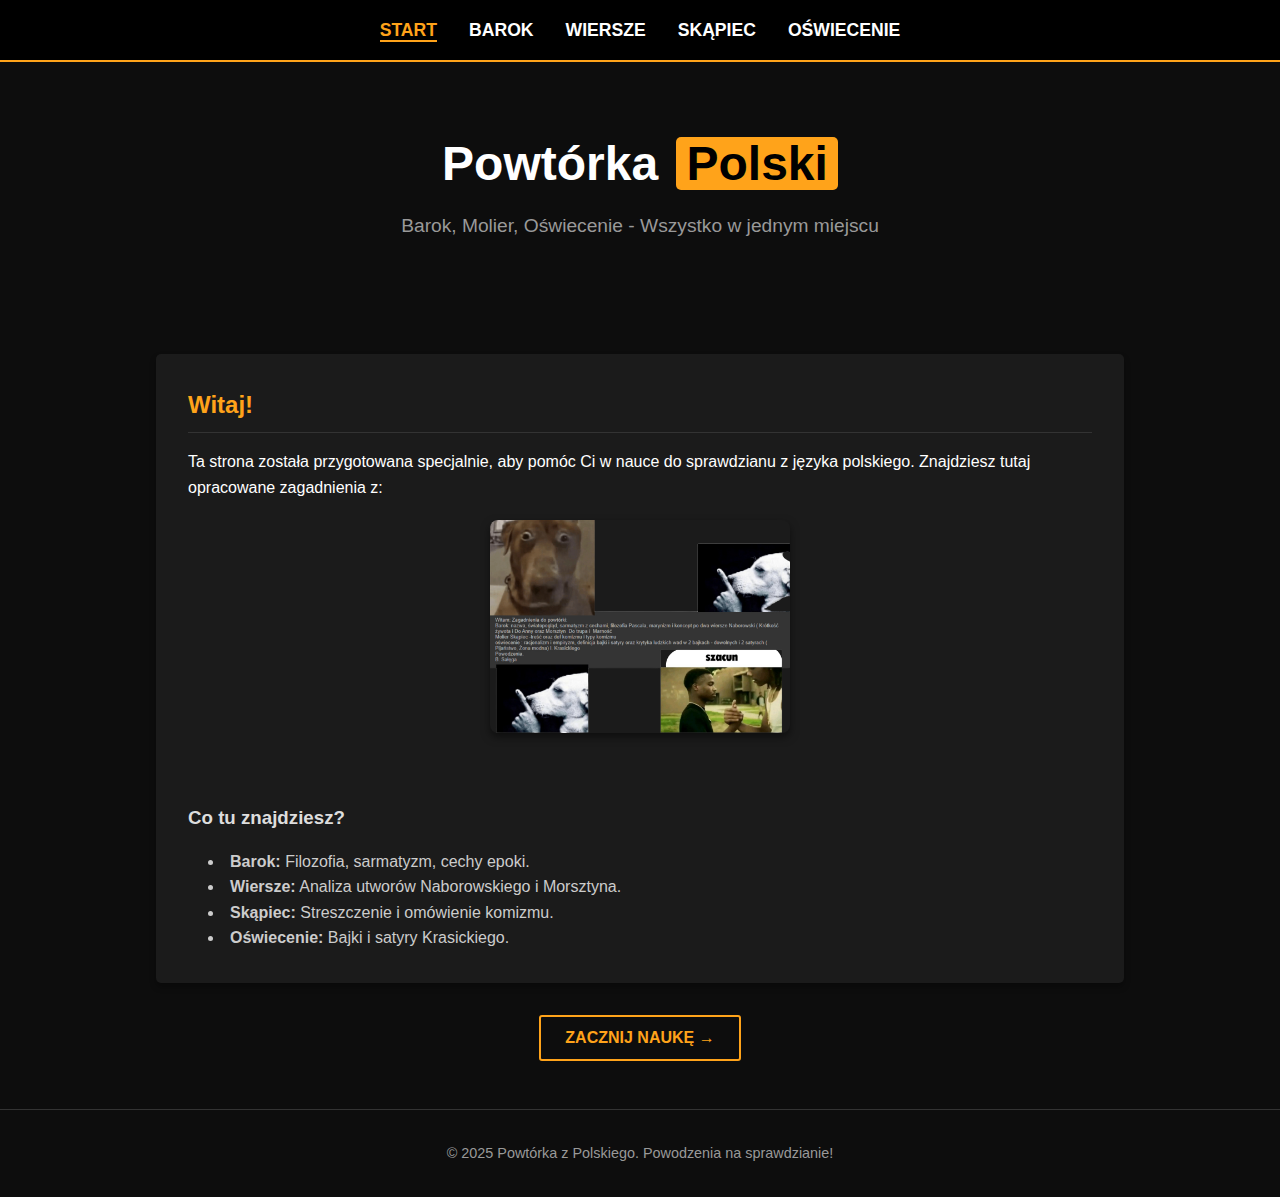
<file: index.html>
<!DOCTYPE html>
<html lang="pl">

<head>
    <meta charset="UTF-8">
    <meta name="viewport" content="width=device-width, initial-scale=1.0">
    <title>Powtórka z Polskiego - Barok i Oświecenie</title>
    <link rel="preconnect" href="https://fonts.googleapis.com">
    <link rel="preconnect" href="https://fonts.gstatic.com" crossorigin>
    <link
        href="https://fonts.googleapis.com/css2?family=Lato:wght@400;700&family=Playfair+Display:wght@400;700&display=swap"
        rel="stylesheet">
    <link rel="stylesheet" href="style.css">
</head>

<body>
    <nav>
        <ul>
            <li><a href="index.html">Start</a></li>
            <li><a href="barok.html">Barok</a></li>
            <li><a href="wiersze.html">Wiersze</a></li>
            <li><a href="skapiec.html">Skąpiec</a></li>
            <li><a href="oswiecenie.html">Oświecenie</a></li>
        </ul>
    </nav>

    <header>
        <div class="container">
            <h1>Powtórka <span>Polski</span></h1>
            <p>Barok, Molier, Oświecenie - Wszystko w jednym miejscu</p>
        </div>
    </header>

    <main class="container">
        <section class="card">
            <h2>Witaj!</h2>
            <p>Ta strona została przygotowana specjalnie, aby pomóc Ci w nauce do sprawdzianu z języka polskiego.
                Znajdziesz tutaj opracowane zagadnienia z: <img alt="bogusia" src="Untitled design (25) (1).png"
                    class="responsive-img"> </p>
            <br>
            <h3>Co tu znajdziesz?</h3>
            <ul style="margin-left: 20px; margin-top: 10px;">
                <li><strong>Barok:</strong> Filozofia, sarmatyzm, cechy epoki.</li>
                <li><strong>Wiersze:</strong> Analiza utworów Naborowskiego i Morsztyna.</li>
                <li><strong>Skąpiec:</strong> Streszczenie i omówienie komizmu.</li>
                <li><strong>Oświecenie:</strong> Bajki i satyry Krasickiego.</li>
            </ul>
        </section>

        <div style="text-align: center;">
            <a href="barok.html" class="btn">Zacznij Naukę &rarr;</a>
        </div>
    </main>

    <footer>
        <p>&copy; 2025 Powtórka z Polskiego. Powodzenia na sprawdzianie!</p>
    </footer>

    <!-- The Modal -->
    <div id="myModal" class="modal">
        <span class="close">&times;</span>
        <img class="modal-content" id="img01">
    </div>

    <script src="script.js"></script>
</body>

</html>
</file>
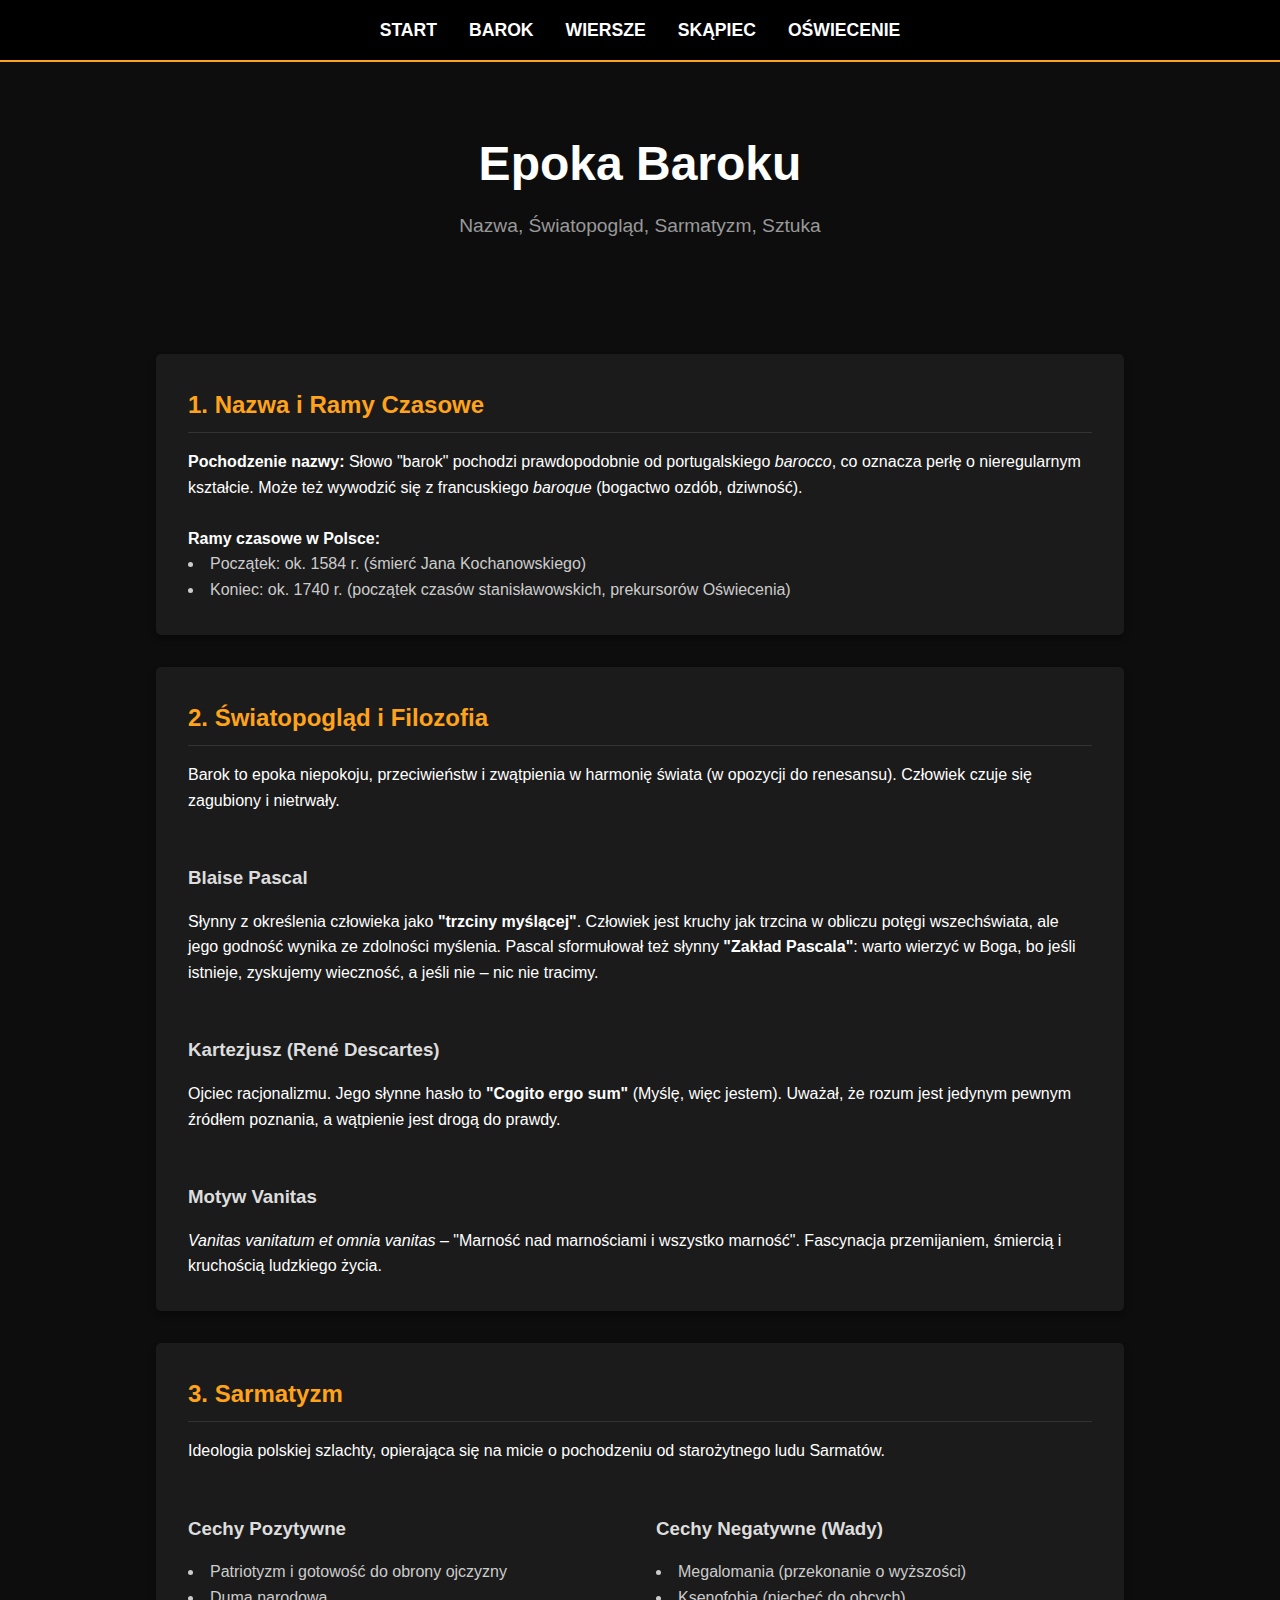
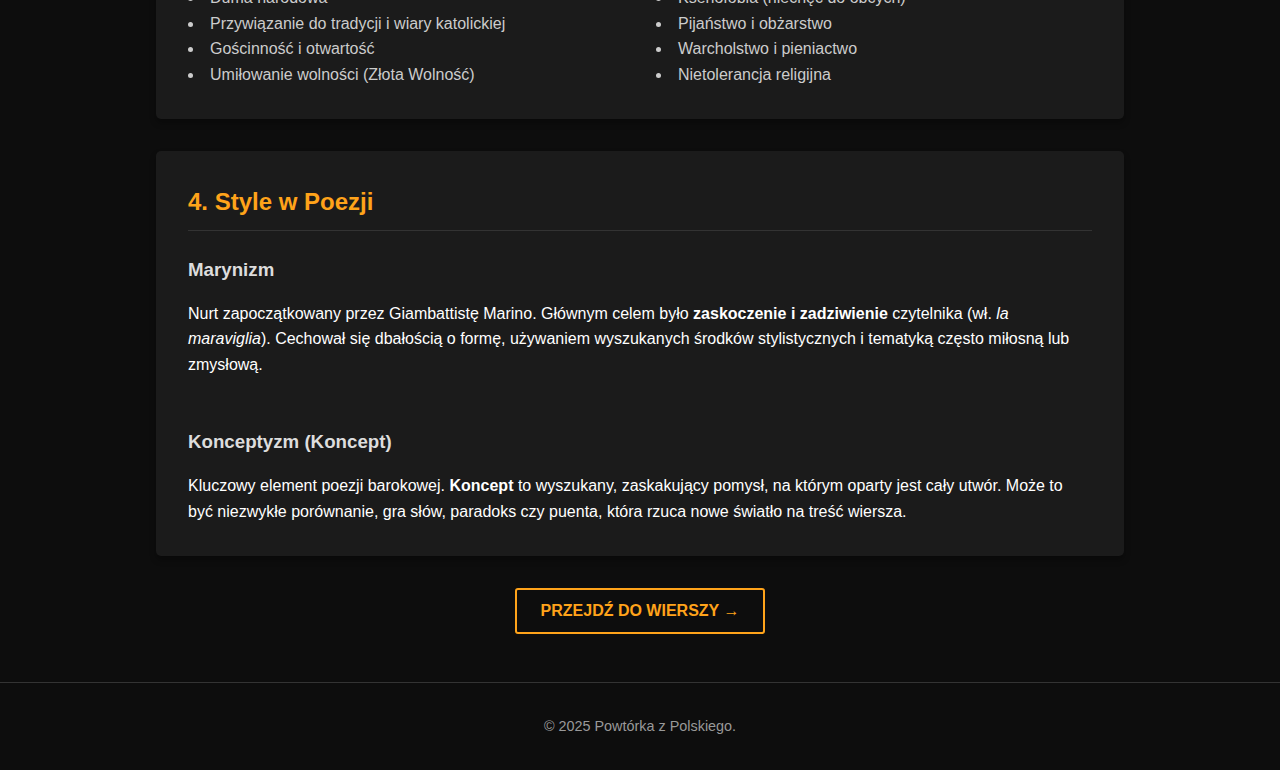
<file: barok.html>
<!DOCTYPE html>
<html lang="pl">

<head>
    <meta charset="UTF-8">
    <meta name="viewport" content="width=device-width, initial-scale=1.0">
    <title>Barok - Informacje Ogólne</title>
    <link rel="preconnect" href="https://fonts.googleapis.com">
    <link rel="preconnect" href="https://fonts.gstatic.com" crossorigin>
    <link
        href="https://fonts.googleapis.com/css2?family=Lato:wght@400;700&family=Playfair+Display:wght@400;700&display=swap"
        rel="stylesheet">
    <link rel="stylesheet" href="style.css">
</head>

<body>
    <nav>
        <ul>
            <li><a href="index.html">Start</a></li>
            <li><a href="barok.html">Barok</a></li>
            <li><a href="wiersze.html">Wiersze</a></li>
            <li><a href="skapiec.html">Skąpiec</a></li>
            <li><a href="oswiecenie.html">Oświecenie</a></li>
        </ul>
    </nav>

    <header>
        <div class="container">
            <h1>Epoka Baroku</h1>
            <p>Nazwa, Światopogląd, Sarmatyzm, Sztuka</p>
        </div>
    </header>

    <main class="container">
        <!-- Nazwa i Ramy Czasowe -->
        <section class="card">
            <h2>1. Nazwa i Ramy Czasowe</h2>
            <p><strong>Pochodzenie nazwy:</strong> Słowo "barok" pochodzi prawdopodobnie od portugalskiego
                <em>barocco</em>, co oznacza perłę o nieregularnym kształcie. Może też wywodzić się z francuskiego
                <em>baroque</em> (bogactwo ozdób, dziwność).</p>
            <br>
            <p><strong>Ramy czasowe w Polsce:</strong></p>
            <ul>
                <li>Początek: ok. 1584 r. (śmierć Jana Kochanowskiego)</li>
                <li>Koniec: ok. 1740 r. (początek czasów stanisławowskich, prekursorów Oświecenia)</li>
            </ul>
        </section>

        <!-- Światopogląd i Filozofia -->
        <section class="card">
            <h2>2. Światopogląd i Filozofia</h2>
            <p>Barok to epoka niepokoju, przeciwieństw i zwątpienia w harmonię świata (w opozycji do renesansu).
                Człowiek czuje się zagubiony i nietrwały.</p>
            <br>
            <h3>Blaise Pascal</h3>
            <p>Słynny z określenia człowieka jako <strong>"trzciny myślącej"</strong>. Człowiek jest kruchy jak trzcina
                w obliczu potęgi wszechświata, ale jego godność wynika ze zdolności myślenia. Pascal sformułował też
                słynny <strong>"Zakład Pascala"</strong>: warto wierzyć w Boga, bo jeśli istnieje, zyskujemy wieczność,
                a jeśli nie – nic nie tracimy.</p>
            <br>
            <h3>Kartezjusz (René Descartes)</h3>
            <p>Ojciec racjonalizmu. Jego słynne hasło to <strong>"Cogito ergo sum"</strong> (Myślę, więc jestem).
                Uważał, że rozum jest jedynym pewnym źródłem poznania, a wątpienie jest drogą do prawdy.</p>
            <br>
            <h3>Motyw Vanitas</h3>
            <p><em>Vanitas vanitatum et omnia vanitas</em> – "Marność nad marnościami i wszystko marność". Fascynacja
                przemijaniem, śmiercią i kruchością ludzkiego życia.</p>
        </section>

        <!-- Sarmatyzm -->
        <section class="card">
            <h2>3. Sarmatyzm</h2>
            <p>Ideologia polskiej szlachty, opierająca się na micie o pochodzeniu od starożytnego ludu Sarmatów.</p>
            <br>
            <div style="display: flex; gap: 2rem; flex-wrap: wrap;">
                <div style="flex: 1;">
                    <h3>Cechy Pozytywne</h3>
                    <ul>
                        <li>Patriotyzm i gotowość do obrony ojczyzny</li>
                        <li>Duma narodowa</li>
                        <li>Przywiązanie do tradycji i wiary katolickiej</li>
                        <li>Gościnność i otwartość</li>
                        <li>Umiłowanie wolności (Złota Wolność)</li>
                    </ul>
                </div>
                <div style="flex: 1;">
                    <h3>Cechy Negatywne (Wady)</h3>
                    <ul>
                        <li>Megalomania (przekonanie o wyższości)</li>
                        <li>Ksenofobia (niechęć do obcych)</li>
                        <li>Pijaństwo i obżarstwo</li>
                        <li>Warcholstwo i pieniactwo</li>
                        <li>Nietolerancja religijna</li>
                    </ul>
                </div>
            </div>
        </section>

        <!-- Sztuka i Style -->
        <section class="card">
            <h2>4. Style w Poezji</h2>
            <h3>Marynizm</h3>
            <p>Nurt zapoczątkowany przez Giambattistę Marino. Głównym celem było <strong>zaskoczenie i
                    zadziwienie</strong> czytelnika (wł. <em>la maraviglia</em>). Cechował się dbałością o formę,
                używaniem wyszukanych środków stylistycznych i tematyką często miłosną lub zmysłową.</p>
            <br>
            <h3>Konceptyzm (Koncept)</h3>
            <p>Kluczowy element poezji barokowej. <strong>Koncept</strong> to wyszukany, zaskakujący pomysł, na którym
                oparty jest cały utwór. Może to być niezwykłe porównanie, gra słów, paradoks czy puenta, która rzuca
                nowe światło na treść wiersza.</p>
        </section>

        <div style="text-align: center;">
            <a href="wiersze.html" class="btn">Przejdź do Wierszy &rarr;</a>
        </div>
    </main>

    <footer>
        <p>&copy; 2025 Powtórka z Polskiego.</p>
    </footer>
</body>

</html>
</file>
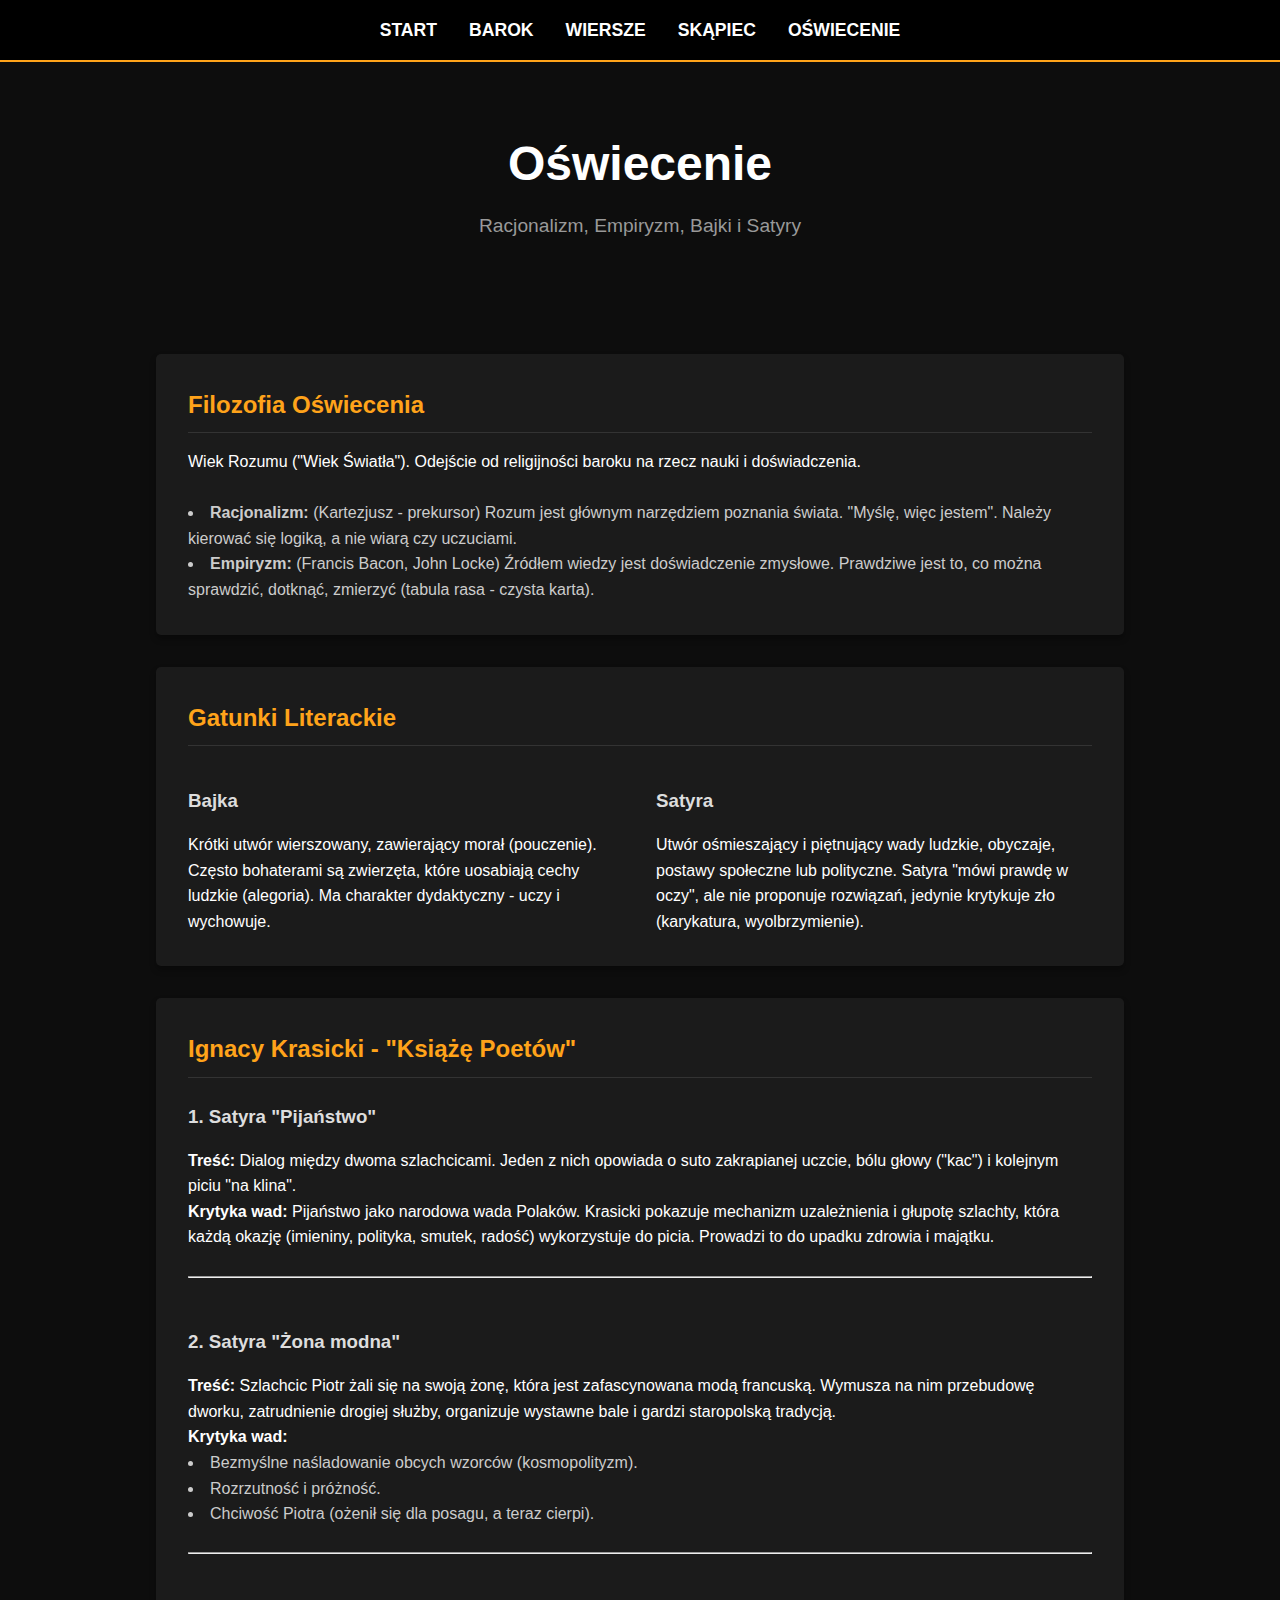
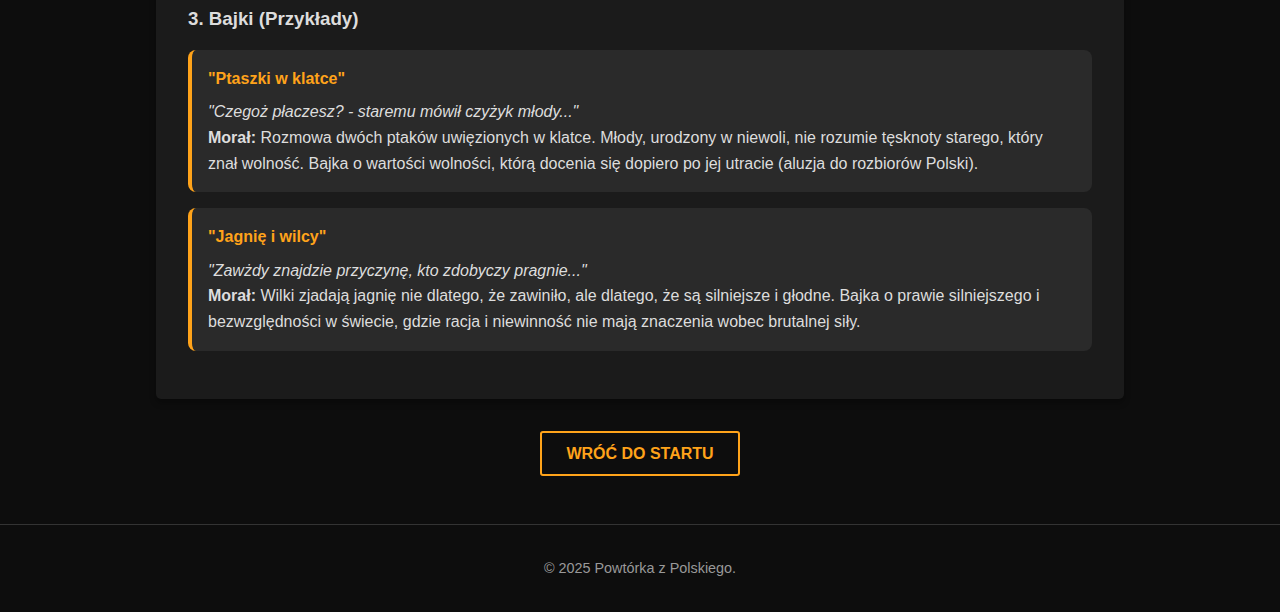
<file: oswiecenie.html>
<!DOCTYPE html>
<html lang="pl">

<head>
    <meta charset="UTF-8">
    <meta name="viewport" content="width=device-width, initial-scale=1.0">
    <title>Oświecenie - Krasicki</title>
    <link rel="preconnect" href="https://fonts.googleapis.com">
    <link rel="preconnect" href="https://fonts.gstatic.com" crossorigin>
    <link
        href="https://fonts.googleapis.com/css2?family=Lato:wght@400;700&family=Playfair+Display:wght@400;700&display=swap"
        rel="stylesheet">
    <link rel="stylesheet" href="style.css">
</head>

<body>
    <nav>
        <ul>
            <li><a href="index.html">Start</a></li>
            <li><a href="barok.html">Barok</a></li>
            <li><a href="wiersze.html">Wiersze</a></li>
            <li><a href="skapiec.html">Skąpiec</a></li>
            <li><a href="oswiecenie.html">Oświecenie</a></li>
        </ul>
    </nav>

    <header>
        <div class="container">
            <h1>Oświecenie</h1>
            <p>Racjonalizm, Empiryzm, Bajki i Satyry</p>
        </div>
    </header>

    <main class="container">

        <!-- Filozofia -->
        <section class="card">
            <h2>Filozofia Oświecenia</h2>
            <p>Wiek Rozumu ("Wiek Światła"). Odejście od religijności baroku na rzecz nauki i doświadczenia.</p>
            <br>
            <ul>
                <li><strong>Racjonalizm:</strong> (Kartezjusz - prekursor) Rozum jest głównym narzędziem poznania
                    świata. "Myślę, więc jestem". Należy kierować się logiką, a nie wiarą czy uczuciami.</li>
                <li><strong>Empiryzm:</strong> (Francis Bacon, John Locke) Źródłem wiedzy jest doświadczenie zmysłowe.
                    Prawdziwe jest to, co można sprawdzić, dotknąć, zmierzyć (tabula rasa - czysta karta).</li>
            </ul>
        </section>

        <!-- Gatunki -->
        <section class="card">
            <h2>Gatunki Literackie</h2>
            <div style="display: flex; gap: 2rem; flex-wrap: wrap;">
                <div style="flex: 1;">
                    <h3>Bajka</h3>
                    <p>Krótki utwór wierszowany, zawierający morał (pouczenie). Często bohaterami są zwierzęta, które
                        uosabiają cechy ludzkie (alegoria). Ma charakter dydaktyczny - uczy i wychowuje.</p>
                </div>
                <div style="flex: 1;">
                    <h3>Satyra</h3>
                    <p>Utwór ośmieszający i piętnujący wady ludzkie, obyczaje, postawy społeczne lub polityczne. Satyra
                        "mówi prawdę w oczy", ale nie proponuje rozwiązań, jedynie krytykuje zło (karykatura,
                        wyolbrzymienie).</p>
                </div>
            </div>
        </section>

        <!-- Ignacy Krasicki -->
        <section class="card">
            <h2>Ignacy Krasicki - "Książę Poetów"</h2>

            <h3>1. Satyra "Pijaństwo"</h3>
            <p><strong>Treść:</strong> Dialog między dwoma szlachcicami. Jeden z nich opowiada o suto zakrapianej
                uczcie, bólu głowy ("kac") i kolejnym piciu "na klina".</p>
            <p><strong>Krytyka wad:</strong> Pijaństwo jako narodowa wada Polaków. Krasicki pokazuje mechanizm
                uzależnienia i głupotę szlachty, która każdą okazję (imieniny, polityka, smutek, radość) wykorzystuje do
                picia. Prowadzi to do upadku zdrowia i majątku.</p>
            <br>
            <hr><br>

            <h3>2. Satyra "Żona modna"</h3>
            <p><strong>Treść:</strong> Szlachcic Piotr żali się na swoją żonę, która jest zafascynowana modą francuską.
                Wymusza na nim przebudowę dworku, zatrudnienie drogiej służby, organizuje wystawne bale i gardzi
                staropolską tradycją.</p>
            <p><strong>Krytyka wad:</strong>
            <ul>
                <li>Bezmyślne naśladowanie obcych wzorców (kosmopolityzm).</li>
                <li>Rozrzutność i próżność.</li>
                <li>Chciwość Piotra (ożenił się dla posagu, a teraz cierpi).</li>
            </ul>
            </p>
            <br>
            <hr><br>

            <h3>3. Bajki (Przykłady)</h3>

            <div class="dark-box">
                <h4>"Ptaszki w klatce"</h4>
                <p><em>"Czegoż płaczesz? - staremu mówił czyżyk młody..."</em></p>
                <p><strong>Morał:</strong> Rozmowa dwóch ptaków uwięzionych w klatce. Młody, urodzony w niewoli, nie
                    rozumie tęsknoty starego, który znał wolność. Bajka o wartości wolności, którą docenia się dopiero
                    po jej utracie (aluzja do rozbiorów Polski).</p>
            </div>

            <div class="dark-box">
                <h4>"Jagnię i wilcy"</h4>
                <p><em>"Zawżdy znajdzie przyczynę, kto zdobyczy pragnie..."</em></p>
                <p><strong>Morał:</strong> Wilki zjadają jagnię nie dlatego, że zawiniło, ale dlatego, że są silniejsze
                    i głodne. Bajka o prawie silniejszego i bezwzględności w świecie, gdzie racja i niewinność nie mają
                    znaczenia wobec brutalnej siły.</p>
            </div>
        </section>

        <div style="text-align: center;">
            <a href="index.html" class="btn">Wróć do Startu</a>
        </div>
    </main>

    <footer>
        <p>&copy; 2025 Powtórka z Polskiego.</p>
    </footer>
</body>

</html>
</file>
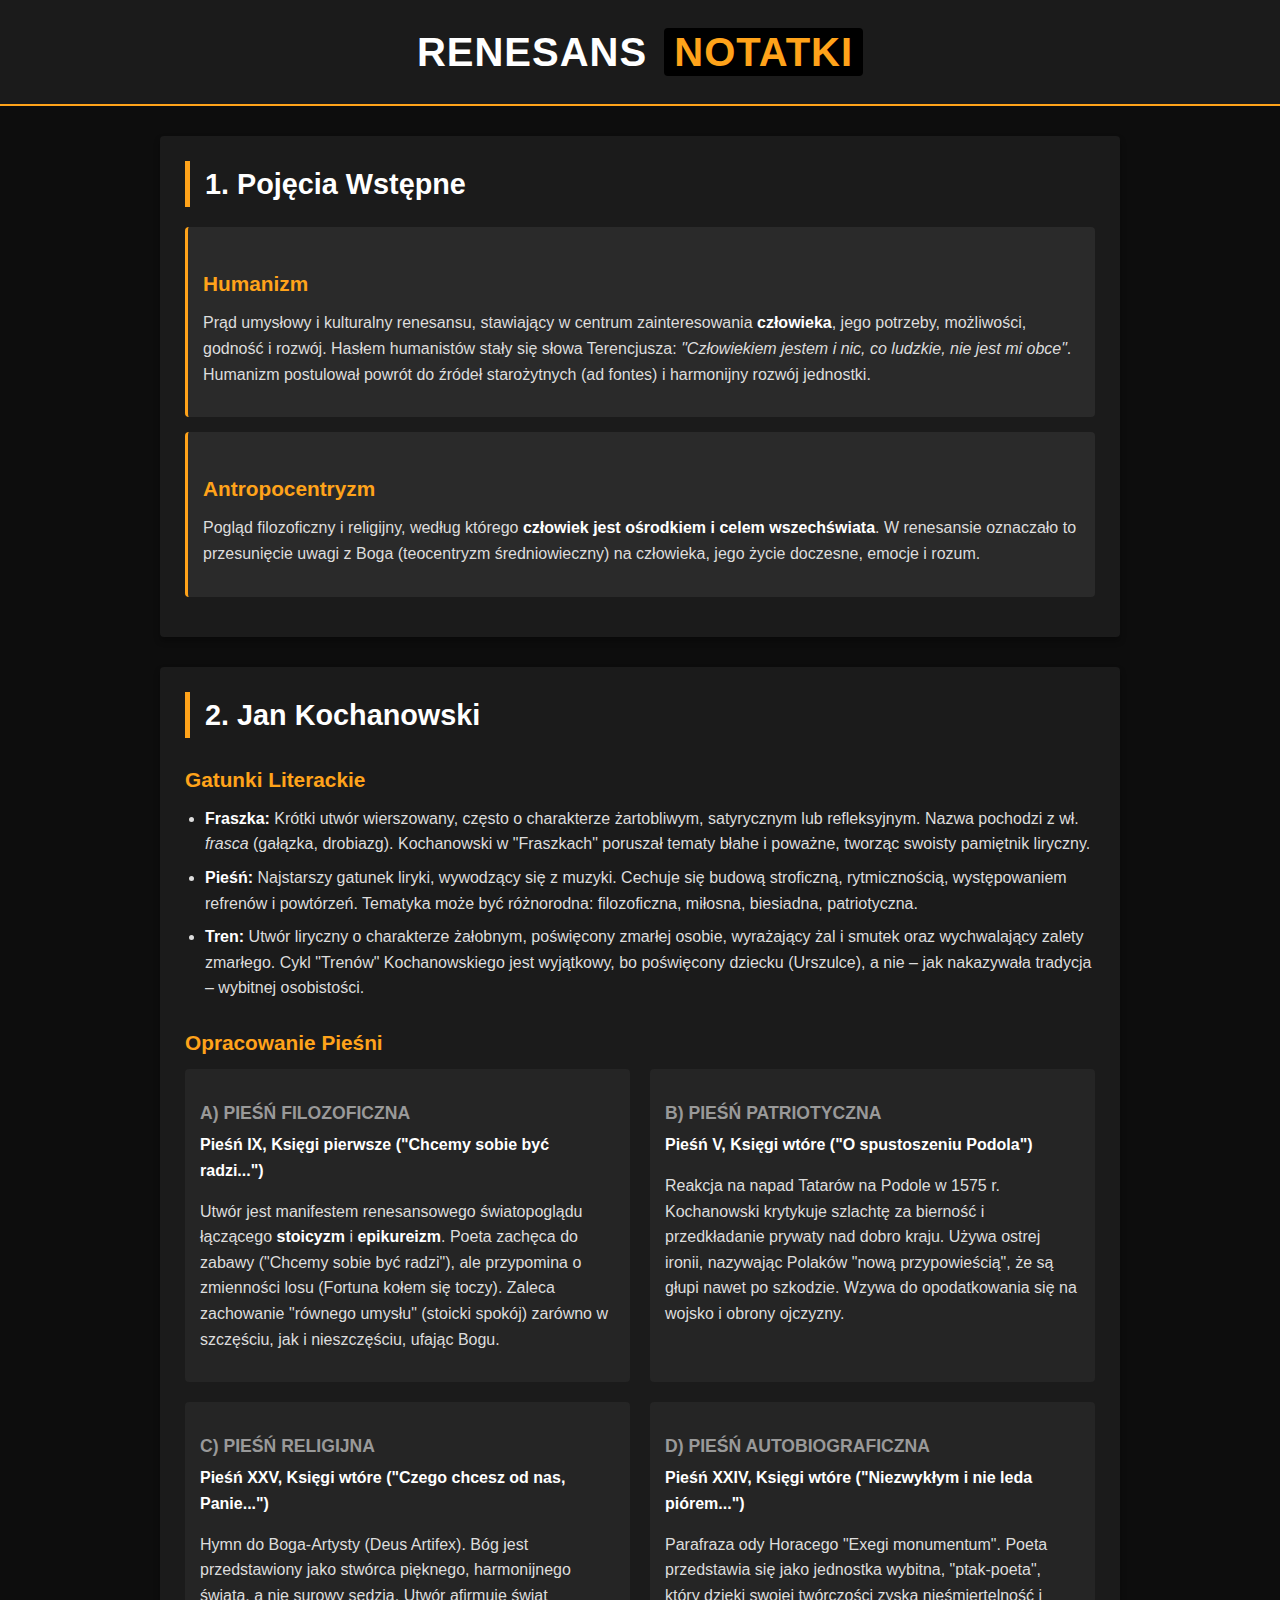
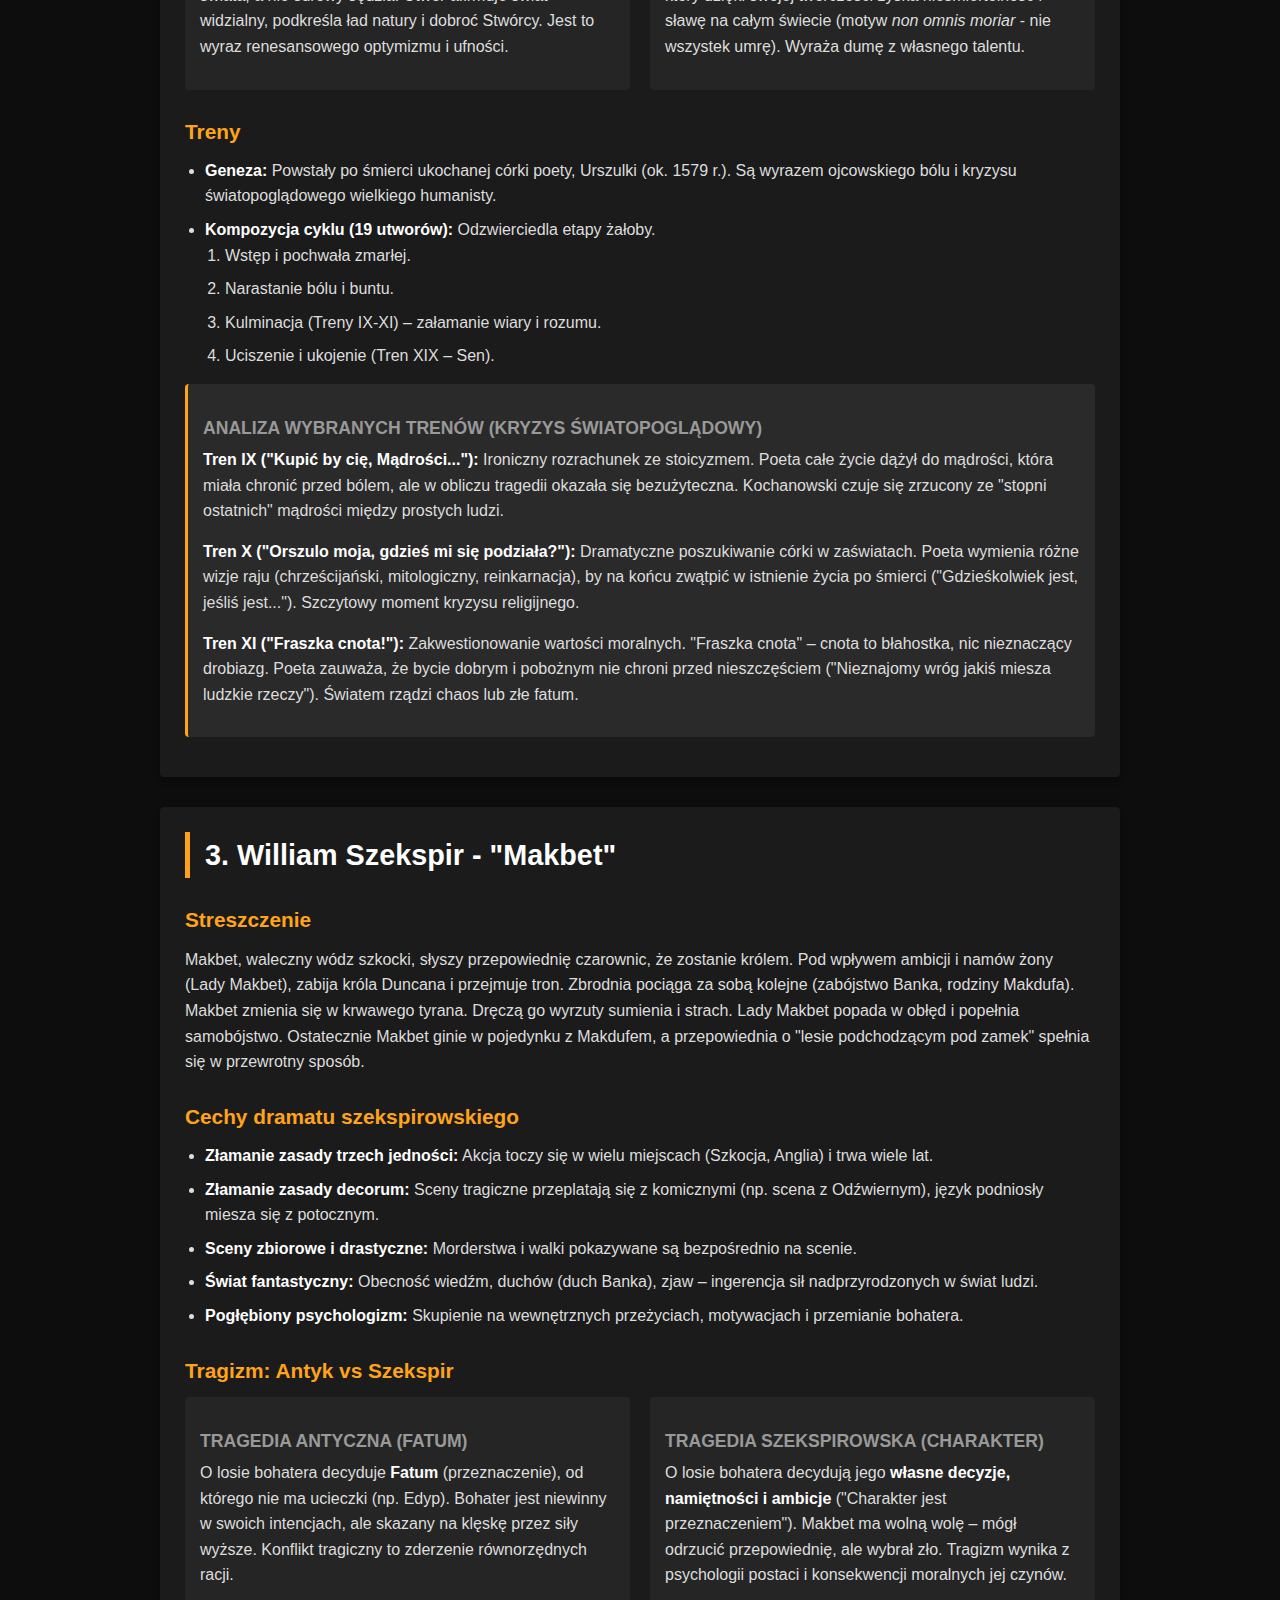
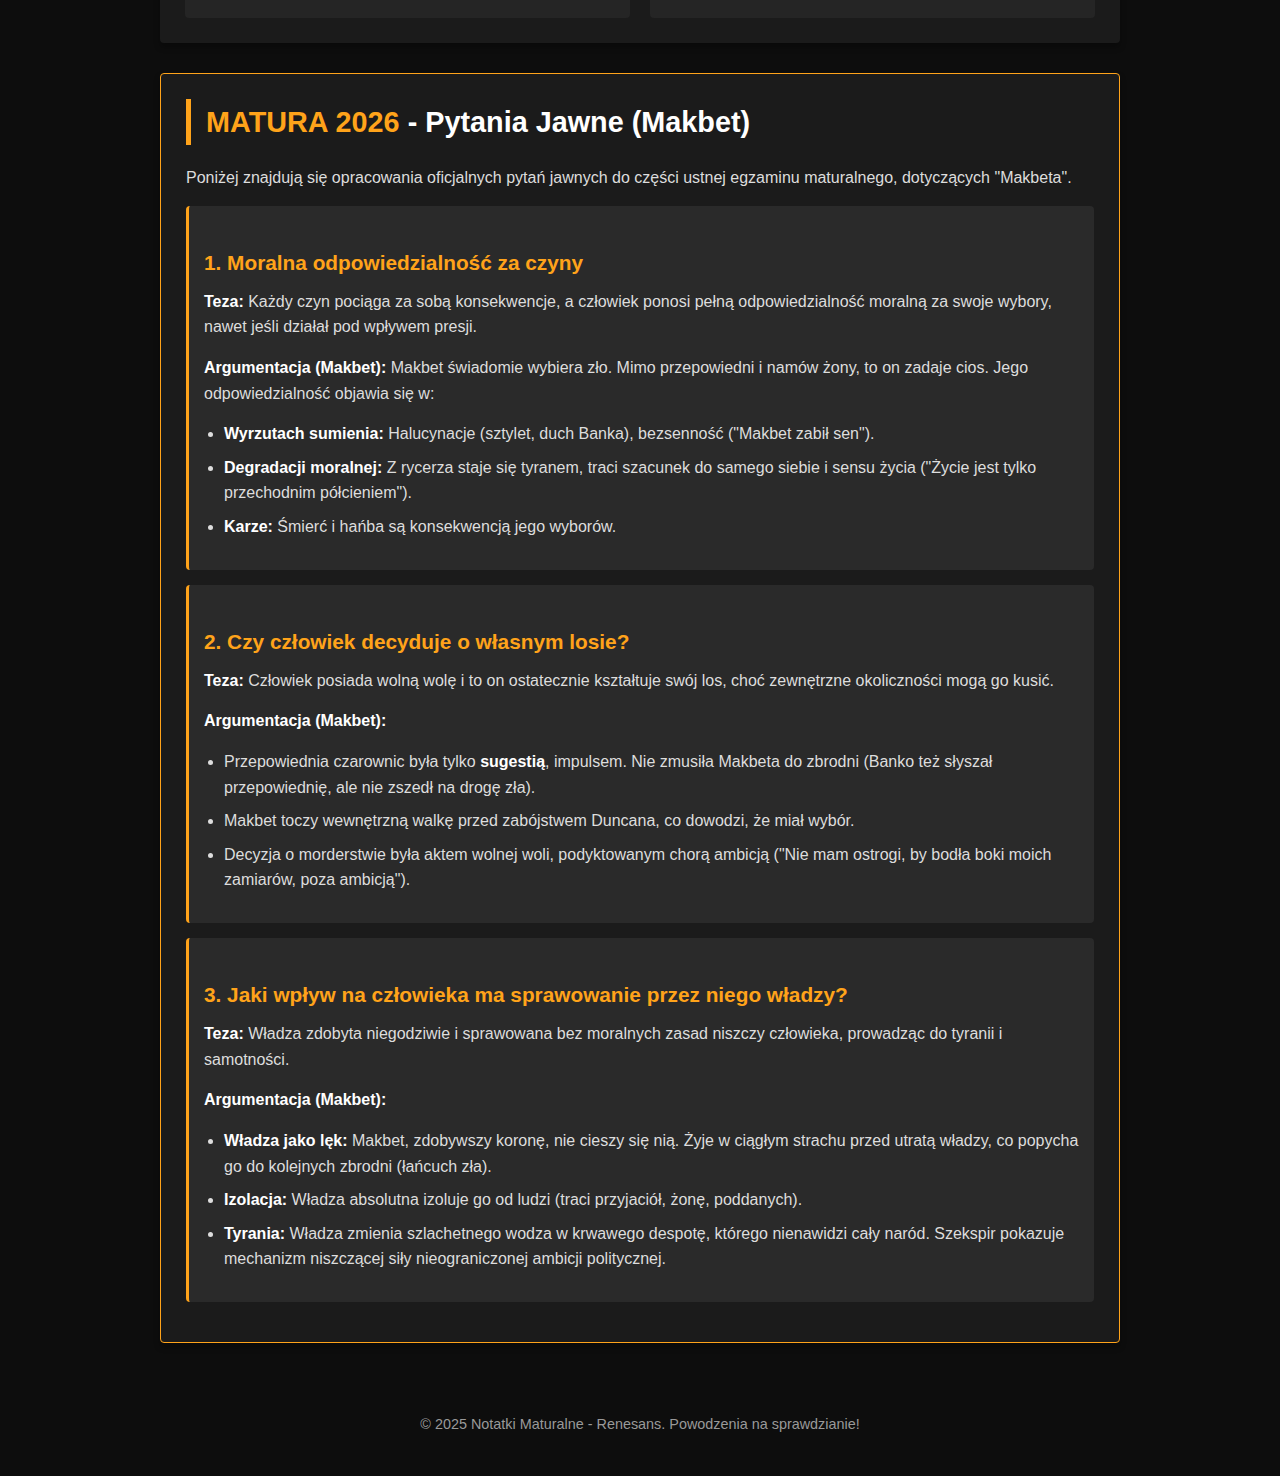
<file: renesans_notatki.html>
<!DOCTYPE html>
<html lang="pl">
<head>
    <meta charset="UTF-8">
    <meta name="viewport" content="width=device-width, initial-scale=1.0">
    <title>Renesans - Notatki do Sprawdzianu</title>
    <style>
        :root {
            --bg-color: #0d0d0d;
            --card-bg: #1b1b1b;
            --text-main: #ffffff;
            --text-muted: #999999;
            --accent: #ffa31a;
            --hover: #ffb74d;
            --border-radius: 4px;
        }

        * {
            box-sizing: border-box;
            margin: 0;
            padding: 0;
        }

        body {
            font-family: Arial, Helvetica, sans-serif;
            background-color: var(--bg-color);
            color: var(--text-main);
            line-height: 1.6;
        }

        header {
            background-color: var(--card-bg);
            padding: 20px;
            border-bottom: 2px solid var(--accent);
            text-align: center;
            margin-bottom: 30px;
        }

        header h1 {
            font-size: 2.5rem;
            text-transform: uppercase;
            letter-spacing: 1px;
        }

        header span {
            color: var(--accent);
            background-color: #000;
            padding: 2px 10px;
            border-radius: 4px;
            margin-left: 5px;
        }

        .container {
            max-width: 1000px;
            margin: 0 auto;
            padding: 0 20px;
        }

        section {
            background-color: var(--card-bg);
            margin-bottom: 30px;
            padding: 25px;
            border-radius: var(--border-radius);
            box-shadow: 0 4px 6px rgba(0,0,0,0.3);
        }

        h2 {
            color: var(--text-main);
            border-left: 5px solid var(--accent);
            padding-left: 15px;
            margin-bottom: 20px;
            font-size: 1.8rem;
        }

        h3 {
            color: var(--accent);
            margin-top: 25px;
            margin-bottom: 10px;
            font-size: 1.3rem;
        }

        h4 {
            color: var(--text-muted);
            margin-top: 15px;
            margin-bottom: 5px;
            font-size: 1.1rem;
            text-transform: uppercase;
        }

        p {
            margin-bottom: 15px;
            color: #ddd;
        }

        ul, ol {
            margin-left: 20px;
            margin-bottom: 15px;
            color: #ddd;
        }

        li {
            margin-bottom: 8px;
        }

        strong {
            color: var(--text-main);
            font-weight: bold;
        }

        .highlight {
            color: var(--accent);
        }

        .definition-box {
            background-color: #2a2a2a;
            padding: 15px;
            border-radius: var(--border-radius);
            border-left: 3px solid var(--accent);
            margin-bottom: 15px;
        }

        .song-analysis {
            display: grid;
            grid-template-columns: 1fr;
            gap: 20px;
        }

        @media (min-width: 768px) {
            .song-analysis {
                grid-template-columns: 1fr 1fr;
            }
        }

        .song-card {
            background-color: #252525;
            padding: 15px;
            border-radius: var(--border-radius);
        }

        .matura-section {
            border: 1px solid var(--accent);
        }

        footer {
            text-align: center;
            padding: 40px 0;
            color: var(--text-muted);
            font-size: 0.9rem;
        }

        /* Scrollbar styling */
        ::-webkit-scrollbar {
            width: 10px;
        }
        ::-webkit-scrollbar-track {
            background: var(--bg-color);
        }
        ::-webkit-scrollbar-thumb {
            background: #333;
            border-radius: 5px;
        }
        ::-webkit-scrollbar-thumb:hover {
            background: var(--accent);
        }
    </style>
</head>
<body>

    <header>
        <div class="container">
            <h1>Renesans <span>Notatki</span></h1>
        </div>
    </header>

    <div class="container">

        <!-- 1. POJĘCIA WSTĘPNE -->
        <section id="pojecia">
            <h2>1. Pojęcia Wstępne</h2>
            
            <div class="definition-box">
                <h3>Humanizm</h3>
                <p>Prąd umysłowy i kulturalny renesansu, stawiający w centrum zainteresowania <strong>człowieka</strong>, jego potrzeby, możliwości, godność i rozwój. Hasłem humanistów stały się słowa Terencjusza: <em>"Człowiekiem jestem i nic, co ludzkie, nie jest mi obce"</em>. Humanizm postulował powrót do źródeł starożytnych (ad fontes) i harmonijny rozwój jednostki.</p>
            </div>

            <div class="definition-box">
                <h3>Antropocentryzm</h3>
                <p>Pogląd filozoficzny i religijny, według którego <strong>człowiek jest ośrodkiem i celem wszechświata</strong>. W renesansie oznaczało to przesunięcie uwagi z Boga (teocentryzm średniowieczny) na człowieka, jego życie doczesne, emocje i rozum.</p>
            </div>
        </section>

        <!-- 2. JAN KOCHANOWSKI -->
        <section id="kochanowski">
            <h2>2. Jan Kochanowski</h2>

            <h3>Gatunki Literackie</h3>
            <ul>
                <li><strong>Fraszka:</strong> Krótki utwór wierszowany, często o charakterze żartobliwym, satyrycznym lub refleksyjnym. Nazwa pochodzi z wł. <em>frasca</em> (gałązka, drobiazg). Kochanowski w "Fraszkach" poruszał tematy błahe i poważne, tworząc swoisty pamiętnik liryczny.</li>
                <li><strong>Pieśń:</strong> Najstarszy gatunek liryki, wywodzący się z muzyki. Cechuje się budową stroficzną, rytmicznością, występowaniem refrenów i powtórzeń. Tematyka może być różnorodna: filozoficzna, miłosna, biesiadna, patriotyczna.</li>
                <li><strong>Tren:</strong> Utwór liryczny o charakterze żałobnym, poświęcony zmarłej osobie, wyrażający żal i smutek oraz wychwalający zalety zmarłego. Cykl "Trenów" Kochanowskiego jest wyjątkowy, bo poświęcony dziecku (Urszulce), a nie – jak nakazywała tradycja – wybitnej osobistości.</li>
            </ul>

            <h3>Opracowanie Pieśni</h3>
            <div class="song-analysis">
                <div class="song-card">
                    <h4>a) Pieśń Filozoficzna</h4>
                    <p><strong>Pieśń IX, Księgi pierwsze ("Chcemy sobie być radzi...")</strong></p>
                    <p>Utwór jest manifestem renesansowego światopoglądu łączącego <strong>stoicyzm</strong> i <strong>epikureizm</strong>. Poeta zachęca do zabawy ("Chcemy sobie być radzi"), ale przypomina o zmienności losu (Fortuna kołem się toczy). Zaleca zachowanie "równego umysłu" (stoicki spokój) zarówno w szczęściu, jak i nieszczęściu, ufając Bogu.</p>
                </div>
                
                <div class="song-card">
                    <h4>b) Pieśń Patriotyczna</h4>
                    <p><strong>Pieśń V, Księgi wtóre ("O spustoszeniu Podola")</strong></p>
                    <p>Reakcja na napad Tatarów na Podole w 1575 r. Kochanowski krytykuje szlachtę za bierność i przedkładanie prywaty nad dobro kraju. Używa ostrej ironii, nazywając Polaków "nową przypowieścią", że są głupi nawet po szkodzie. Wzywa do opodatkowania się na wojsko i obrony ojczyzny.</p>
                </div>

                <div class="song-card">
                    <h4>c) Pieśń Religijna</h4>
                    <p><strong>Pieśń XXV, Księgi wtóre ("Czego chcesz od nas, Panie...")</strong></p>
                    <p>Hymn do Boga-Artysty (Deus Artifex). Bóg jest przedstawiony jako stwórca pięknego, harmonijnego świata, a nie surowy sędzia. Utwór afirmuje świat widzialny, podkreśla ład natury i dobroć Stwórcy. Jest to wyraz renesansowego optymizmu i ufności.</p>
                </div>

                <div class="song-card">
                    <h4>d) Pieśń Autobiograficzna</h4>
                    <p><strong>Pieśń XXIV, Księgi wtóre ("Niezwykłym i nie leda piórem...")</strong></p>
                    <p>Parafraza ody Horacego "Exegi monumentum". Poeta przedstawia się jako jednostka wybitna, "ptak-poeta", który dzięki swojej twórczości zyska nieśmiertelność i sławę na całym świecie (motyw <em>non omnis moriar</em> - nie wszystek umrę). Wyraża dumę z własnego talentu.</p>
                </div>
            </div>

            <h3>Treny</h3>
            <ul>
                <li><strong>Geneza:</strong> Powstały po śmierci ukochanej córki poety, Urszulki (ok. 1579 r.). Są wyrazem ojcowskiego bólu i kryzysu światopoglądowego wielkiego humanisty.</li>
                <li><strong>Kompozycja cyklu (19 utworów):</strong> Odzwierciedla etapy żałoby.
                    <ol>
                        <li>Wstęp i pochwała zmarłej.</li>
                        <li>Narastanie bólu i buntu.</li>
                        <li>Kulminacja (Treny IX-XI) – załamanie wiary i rozumu.</li>
                        <li>Uciszenie i ukojenie (Tren XIX – Sen).</li>
                    </ol>
                </li>
            </ul>

            <div class="definition-box">
                <h4>Analiza wybranych Trenów (Kryzys światopoglądowy)</h4>
                <p><strong>Tren IX ("Kupić by cię, Mądrości..."):</strong> Ironiczny rozrachunek ze stoicyzmem. Poeta całe życie dążył do mądrości, która miała chronić przed bólem, ale w obliczu tragedii okazała się bezużyteczna. Kochanowski czuje się zrzucony ze "stopni ostatnich" mądrości między prostych ludzi.</p>
                <p><strong>Tren X ("Orszulo moja, gdzieś mi się podziała?"):</strong> Dramatyczne poszukiwanie córki w zaświatach. Poeta wymienia różne wizje raju (chrześcijański, mitologiczny, reinkarnacja), by na końcu zwątpić w istnienie życia po śmierci ("Gdzieśkolwiek jest, jeśliś jest..."). Szczytowy moment kryzysu religijnego.</p>
                <p><strong>Tren XI ("Fraszka cnota!"):</strong> Zakwestionowanie wartości moralnych. "Fraszka cnota" – cnota to błahostka, nic nieznaczący drobiazg. Poeta zauważa, że bycie dobrym i pobożnym nie chroni przed nieszczęściem ("Nieznajomy wróg jakiś miesza ludzkie rzeczy"). Światem rządzi chaos lub złe fatum.</p>
            </div>
        </section>

        <!-- 3. WILLIAM SZEKSPIR - MAKBET -->
        <section id="szekspir">
            <h2>3. William Szekspir - "Makbet"</h2>
            
            <h3>Streszczenie</h3>
            <p>Makbet, waleczny wódz szkocki, słyszy przepowiednię czarownic, że zostanie królem. Pod wpływem ambicji i namów żony (Lady Makbet), zabija króla Duncana i przejmuje tron. Zbrodnia pociąga za sobą kolejne (zabójstwo Banka, rodziny Makdufa). Makbet zmienia się w krwawego tyrana. Dręczą go wyrzuty sumienia i strach. Lady Makbet popada w obłęd i popełnia samobójstwo. Ostatecznie Makbet ginie w pojedynku z Makdufem, a przepowiednia o "lesie podchodzącym pod zamek" spełnia się w przewrotny sposób.</p>

            <h3>Cechy dramatu szekspirowskiego</h3>
            <ul>
                <li><strong>Złamanie zasady trzech jedności:</strong> Akcja toczy się w wielu miejscach (Szkocja, Anglia) i trwa wiele lat.</li>
                <li><strong>Złamanie zasady decorum:</strong> Sceny tragiczne przeplatają się z komicznymi (np. scena z Odźwiernym), język podniosły miesza się z potocznym.</li>
                <li><strong>Sceny zbiorowe i drastyczne:</strong> Morderstwa i walki pokazywane są bezpośrednio na scenie.</li>
                <li><strong>Świat fantastyczny:</strong> Obecność wiedźm, duchów (duch Banka), zjaw – ingerencja sił nadprzyrodzonych w świat ludzi.</li>
                <li><strong>Pogłębiony psychologizm:</strong> Skupienie na wewnętrznych przeżyciach, motywacjach i przemianie bohatera.</li>
            </ul>

            <h3>Tragizm: Antyk vs Szekspir</h3>
            <div class="song-analysis">
                <div class="song-card">
                    <h4>Tragedia Antyczna (Fatum)</h4>
                    <p>O losie bohatera decyduje <strong>Fatum</strong> (przeznaczenie), od którego nie ma ucieczki (np. Edyp). Bohater jest niewinny w swoich intencjach, ale skazany na klęskę przez siły wyższe. Konflikt tragiczny to zderzenie równorzędnych racji.</p>
                </div>
                <div class="song-card">
                    <h4>Tragedia Szekspirowska (Charakter)</h4>
                    <p>O losie bohatera decydują jego <strong>własne decyzje, namiętności i ambicje</strong> ("Charakter jest przeznaczeniem"). Makbet ma wolną wolę – mógł odrzucić przepowiednię, ale wybrał zło. Tragizm wynika z psychologii postaci i konsekwencji moralnych jej czynów.</p>
                </div>
            </div>
        </section>

        <!-- MATURA JAWNA -->
        <section id="matura" class="matura-section">
            <h2><span class="highlight">MATURA 2026</span> - Pytania Jawne (Makbet)</h2>
            <p>Poniżej znajdują się opracowania oficjalnych pytań jawnych do części ustnej egzaminu maturalnego, dotyczących "Makbeta".</p>

            <div class="definition-box">
                <h3>1. Moralna odpowiedzialność za czyny</h3>
                <p><strong>Teza:</strong> Każdy czyn pociąga za sobą konsekwencje, a człowiek ponosi pełną odpowiedzialność moralną za swoje wybory, nawet jeśli działał pod wpływem presji.</p>
                <p><strong>Argumentacja (Makbet):</strong> Makbet świadomie wybiera zło. Mimo przepowiedni i namów żony, to on zadaje cios. Jego odpowiedzialność objawia się w:</p>
                <ul>
                    <li><strong>Wyrzutach sumienia:</strong> Halucynacje (sztylet, duch Banka), bezsenność ("Makbet zabił sen").</li>
                    <li><strong>Degradacji moralnej:</strong> Z rycerza staje się tyranem, traci szacunek do samego siebie i sensu życia ("Życie jest tylko przechodnim półcieniem").</li>
                    <li><strong>Karze:</strong> Śmierć i hańba są konsekwencją jego wyborów.</li>
                </ul>
            </div>

            <div class="definition-box">
                <h3>2. Czy człowiek decyduje o własnym losie?</h3>
                <p><strong>Teza:</strong> Człowiek posiada wolną wolę i to on ostatecznie kształtuje swój los, choć zewnętrzne okoliczności mogą go kusić.</p>
                <p><strong>Argumentacja (Makbet):</strong></p>
                <ul>
                    <li>Przepowiednia czarownic była tylko <strong>sugestią</strong>, impulsem. Nie zmusiła Makbeta do zbrodni (Banko też słyszał przepowiednię, ale nie zszedł na drogę zła).</li>
                    <li>Makbet toczy wewnętrzną walkę przed zabójstwem Duncana, co dowodzi, że miał wybór.</li>
                    <li>Decyzja o morderstwie była aktem wolnej woli, podyktowanym chorą ambicją ("Nie mam ostrogi, by bodła boki moich zamiarów, poza ambicją").</li>
                </ul>
            </div>

            <div class="definition-box">
                <h3>3. Jaki wpływ na człowieka ma sprawowanie przez niego władzy?</h3>
                <p><strong>Teza:</strong> Władza zdobyta niegodziwie i sprawowana bez moralnych zasad niszczy człowieka, prowadząc do tyranii i samotności.</p>
                <p><strong>Argumentacja (Makbet):</strong></p>
                <ul>
                    <li><strong>Władza jako lęk:</strong> Makbet, zdobywszy koronę, nie cieszy się nią. Żyje w ciągłym strachu przed utratą władzy, co popycha go do kolejnych zbrodni (łańcuch zła).</li>
                    <li><strong>Izolacja:</strong> Władza absolutna izoluje go od ludzi (traci przyjaciół, żonę, poddanych).</li>
                    <li><strong>Tyrania:</strong> Władza zmienia szlachetnego wodza w krwawego despotę, którego nienawidzi cały naród. Szekspir pokazuje mechanizm niszczącej siły nieograniczonej ambicji politycznej.</li>
                </ul>
            </div>
        </section>

    </div>

    <footer>
        &copy; 2025 Notatki Maturalne - Renesans. Powodzenia na sprawdzianie!
    </footer>

</body>
</html>
</file>
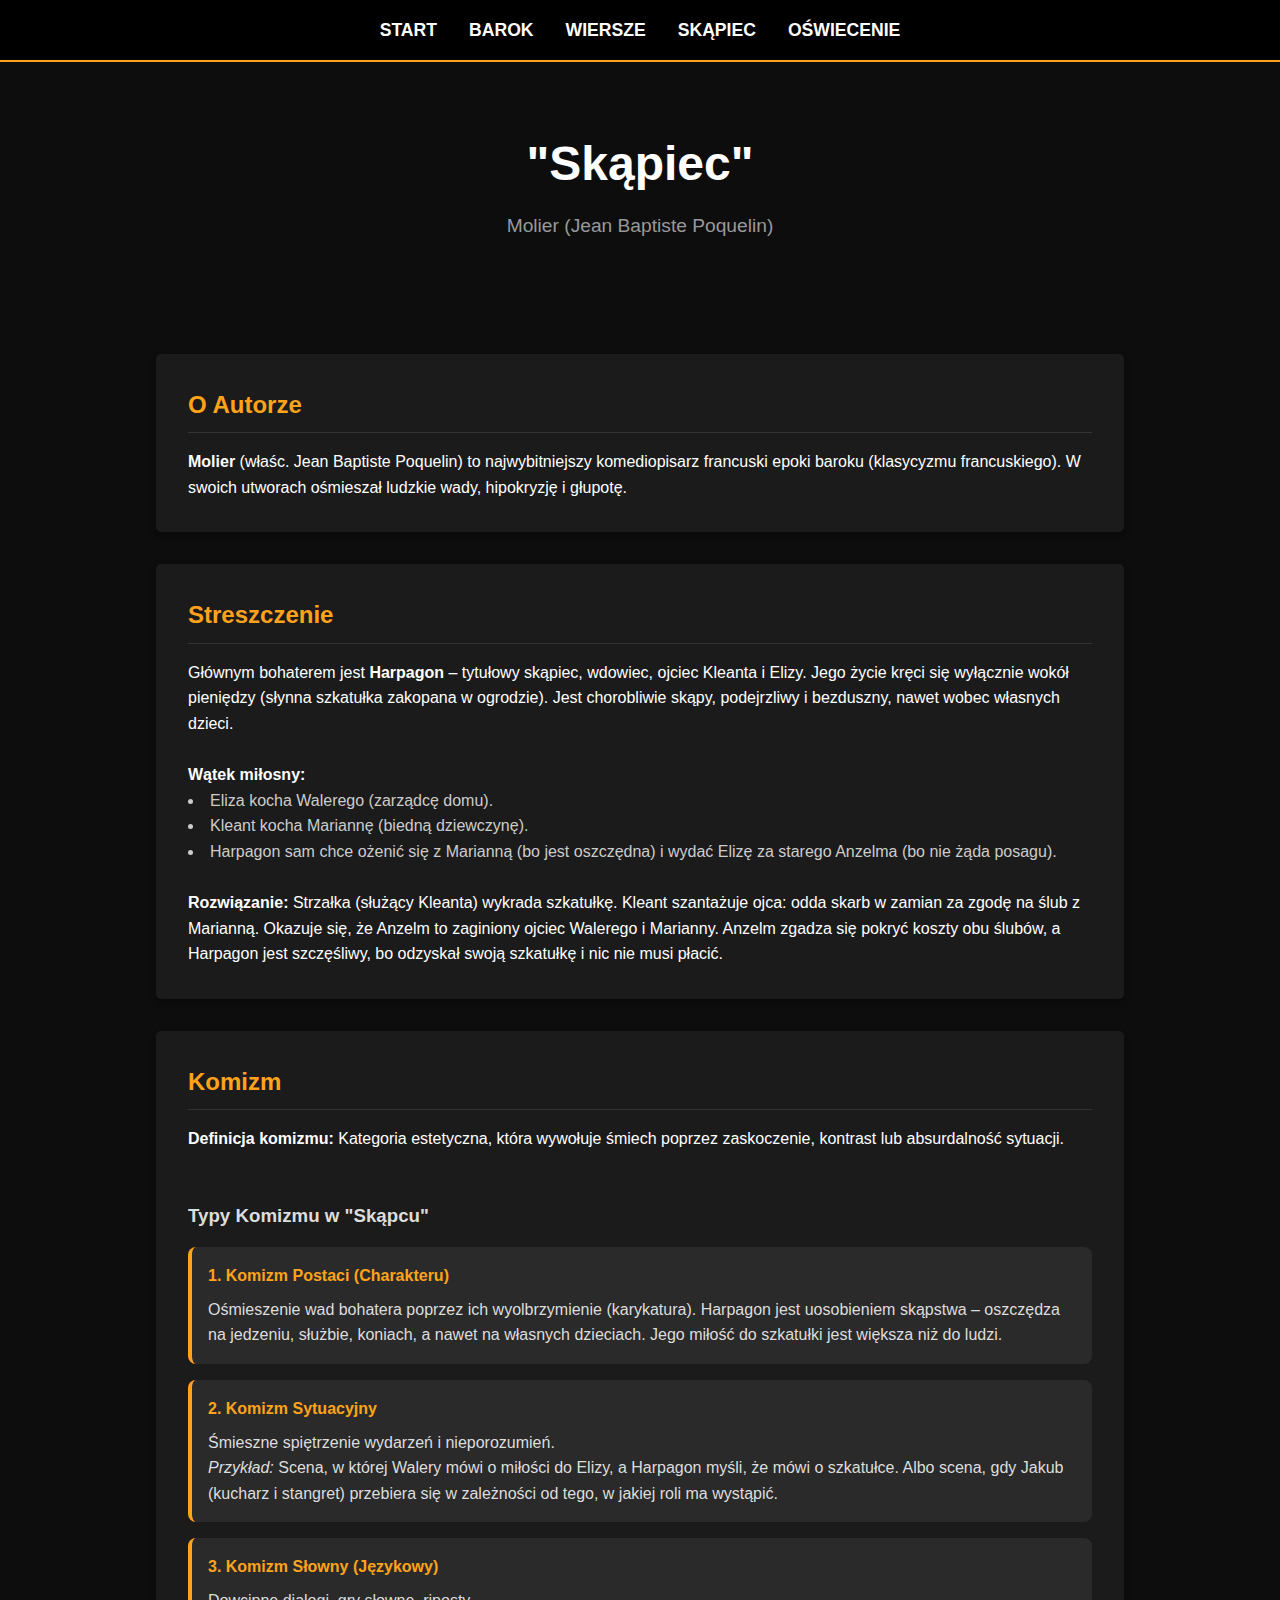
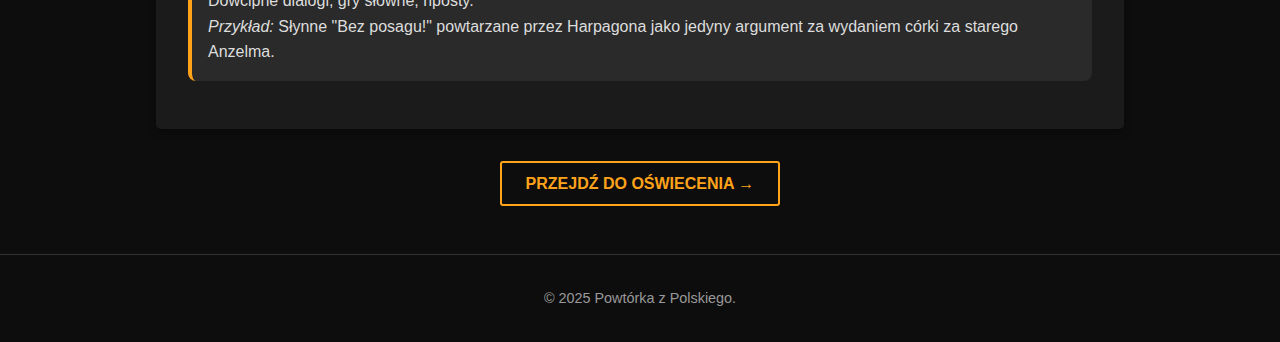
<file: skapiec.html>
<!DOCTYPE html>
<html lang="pl">

<head>
    <meta charset="UTF-8">
    <meta name="viewport" content="width=device-width, initial-scale=1.0">
    <title>Skąpiec - Molier</title>
    <link rel="preconnect" href="https://fonts.googleapis.com">
    <link rel="preconnect" href="https://fonts.gstatic.com" crossorigin>
    <link
        href="https://fonts.googleapis.com/css2?family=Lato:wght@400;700&family=Playfair+Display:wght@400;700&display=swap"
        rel="stylesheet">
    <link rel="stylesheet" href="style.css">
</head>

<body>
    <nav>
        <ul>
            <li><a href="index.html">Start</a></li>
            <li><a href="barok.html">Barok</a></li>
            <li><a href="wiersze.html">Wiersze</a></li>
            <li><a href="skapiec.html">Skąpiec</a></li>
            <li><a href="oswiecenie.html">Oświecenie</a></li>
        </ul>
    </nav>

    <header>
        <div class="container">
            <h1>"Skąpiec"</h1>
            <p>Molier (Jean Baptiste Poquelin)</p>
        </div>
    </header>

    <main class="container">

        <!-- Molier -->
        <section class="card">
            <h2>O Autorze</h2>
            <p><strong>Molier</strong> (właśc. Jean Baptiste Poquelin) to najwybitniejszy komediopisarz francuski epoki
                baroku (klasycyzmu francuskiego). W swoich utworach ośmieszał ludzkie wady, hipokryzję i głupotę.</p>
        </section>

        <!-- Treść -->
        <section class="card">
            <h2>Streszczenie</h2>
            <p>Głównym bohaterem jest <strong>Harpagon</strong> – tytułowy skąpiec, wdowiec, ojciec Kleanta i Elizy.
                Jego życie kręci się wyłącznie wokół pieniędzy (słynna szkatułka zakopana w ogrodzie). Jest chorobliwie
                skąpy, podejrzliwy i bezduszny, nawet wobec własnych dzieci.</p>
            <br>
            <p><strong>Wątek miłosny:</strong></p>
            <ul>
                <li>Eliza kocha Walerego (zarządcę domu).</li>
                <li>Kleant kocha Mariannę (biedną dziewczynę).</li>
                <li>Harpagon sam chce ożenić się z Marianną (bo jest oszczędna) i wydać Elizę za starego Anzelma (bo nie
                    żąda posagu).</li>
            </ul>
            <br>
            <p><strong>Rozwiązanie:</strong> Strzałka (służący Kleanta) wykrada szkatułkę. Kleant szantażuje ojca: odda
                skarb w zamian za zgodę na ślub z Marianną. Okazuje się, że Anzelm to zaginiony ojciec Walerego i
                Marianny. Anzelm zgadza się pokryć koszty obu ślubów, a Harpagon jest szczęśliwy, bo odzyskał swoją
                szkatułkę i nic nie musi płacić.</p>
        </section>

        <!-- Komizm -->
        <section class="card">
            <h2>Komizm</h2>
            <p><strong>Definicja komizmu:</strong> Kategoria estetyczna, która wywołuje śmiech poprzez zaskoczenie,
                kontrast lub absurdalność sytuacji.</p>
            <br>
            <h3>Typy Komizmu w "Skąpcu"</h3>

            <div class="dark-box">
                <h4>1. Komizm Postaci (Charakteru)</h4>
                <p>Ośmieszenie wad bohatera poprzez ich wyolbrzymienie (karykatura). Harpagon jest uosobieniem skąpstwa
                    – oszczędza na jedzeniu, służbie, koniach, a nawet na własnych dzieciach. Jego miłość do szkatułki
                    jest większa niż do ludzi.</p>
            </div>

            <div class="dark-box">
                <h4>2. Komizm Sytuacyjny</h4>
                <p>Śmieszne spiętrzenie wydarzeń i nieporozumień. <br>
                    <em>Przykład:</em> Scena, w której Walery mówi o miłości do Elizy, a Harpagon myśli, że mówi o
                    szkatułce. Albo scena, gdy Jakub (kucharz i stangret) przebiera się w zależności od tego, w jakiej
                    roli ma wystąpić.
                </p>
            </div>

            <div class="dark-box">
                <h4>3. Komizm Słowny (Językowy)</h4>
                <p>Dowcipne dialogi, gry słowne, riposty. <br>
                    <em>Przykład:</em> Słynne "Bez posagu!" powtarzane przez Harpagona jako jedyny argument za wydaniem
                    córki za starego Anzelma.
                </p>
            </div>
        </section>

        <div style="text-align: center;">
            <a href="oswiecenie.html" class="btn">Przejdź do Oświecenia &rarr;</a>
        </div>
    </main>

    <footer>
        <p>&copy; 2025 Powtórka z Polskiego.</p>
    </footer>
</body>

</html>
</file>
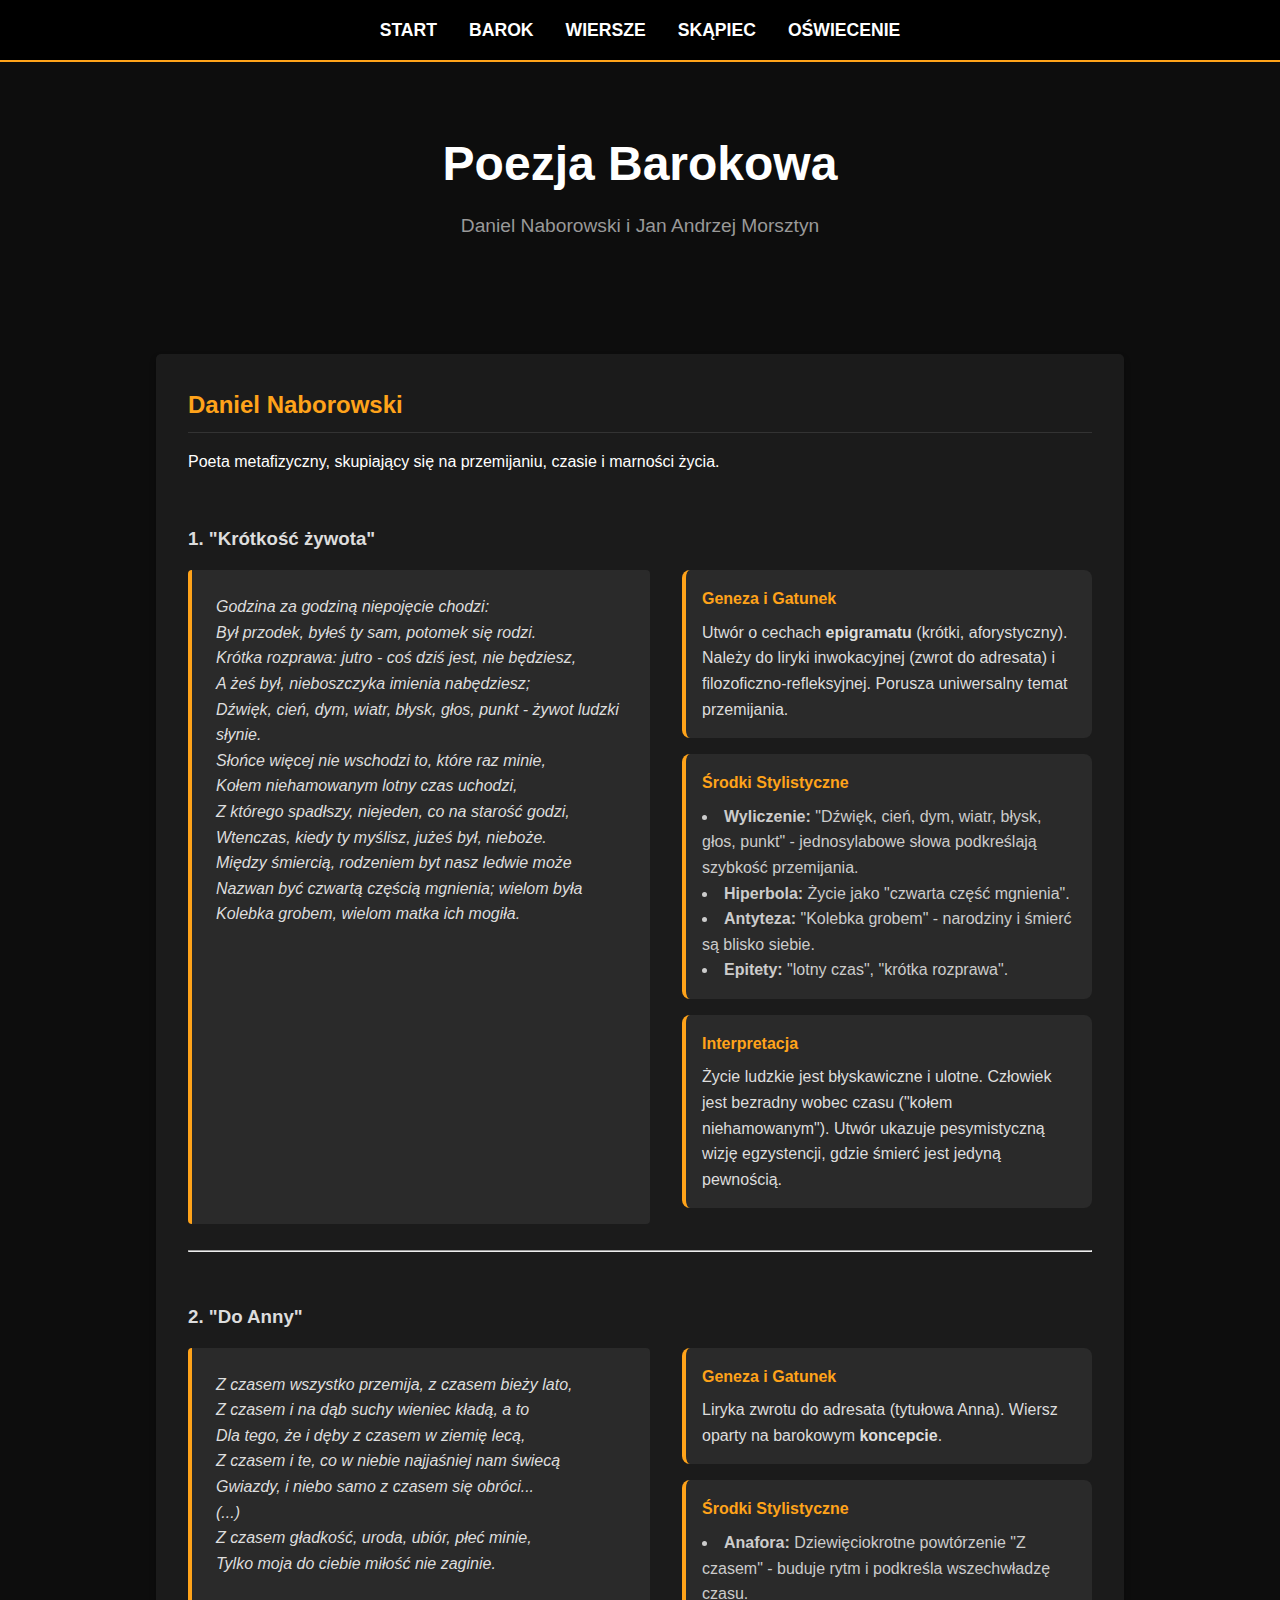
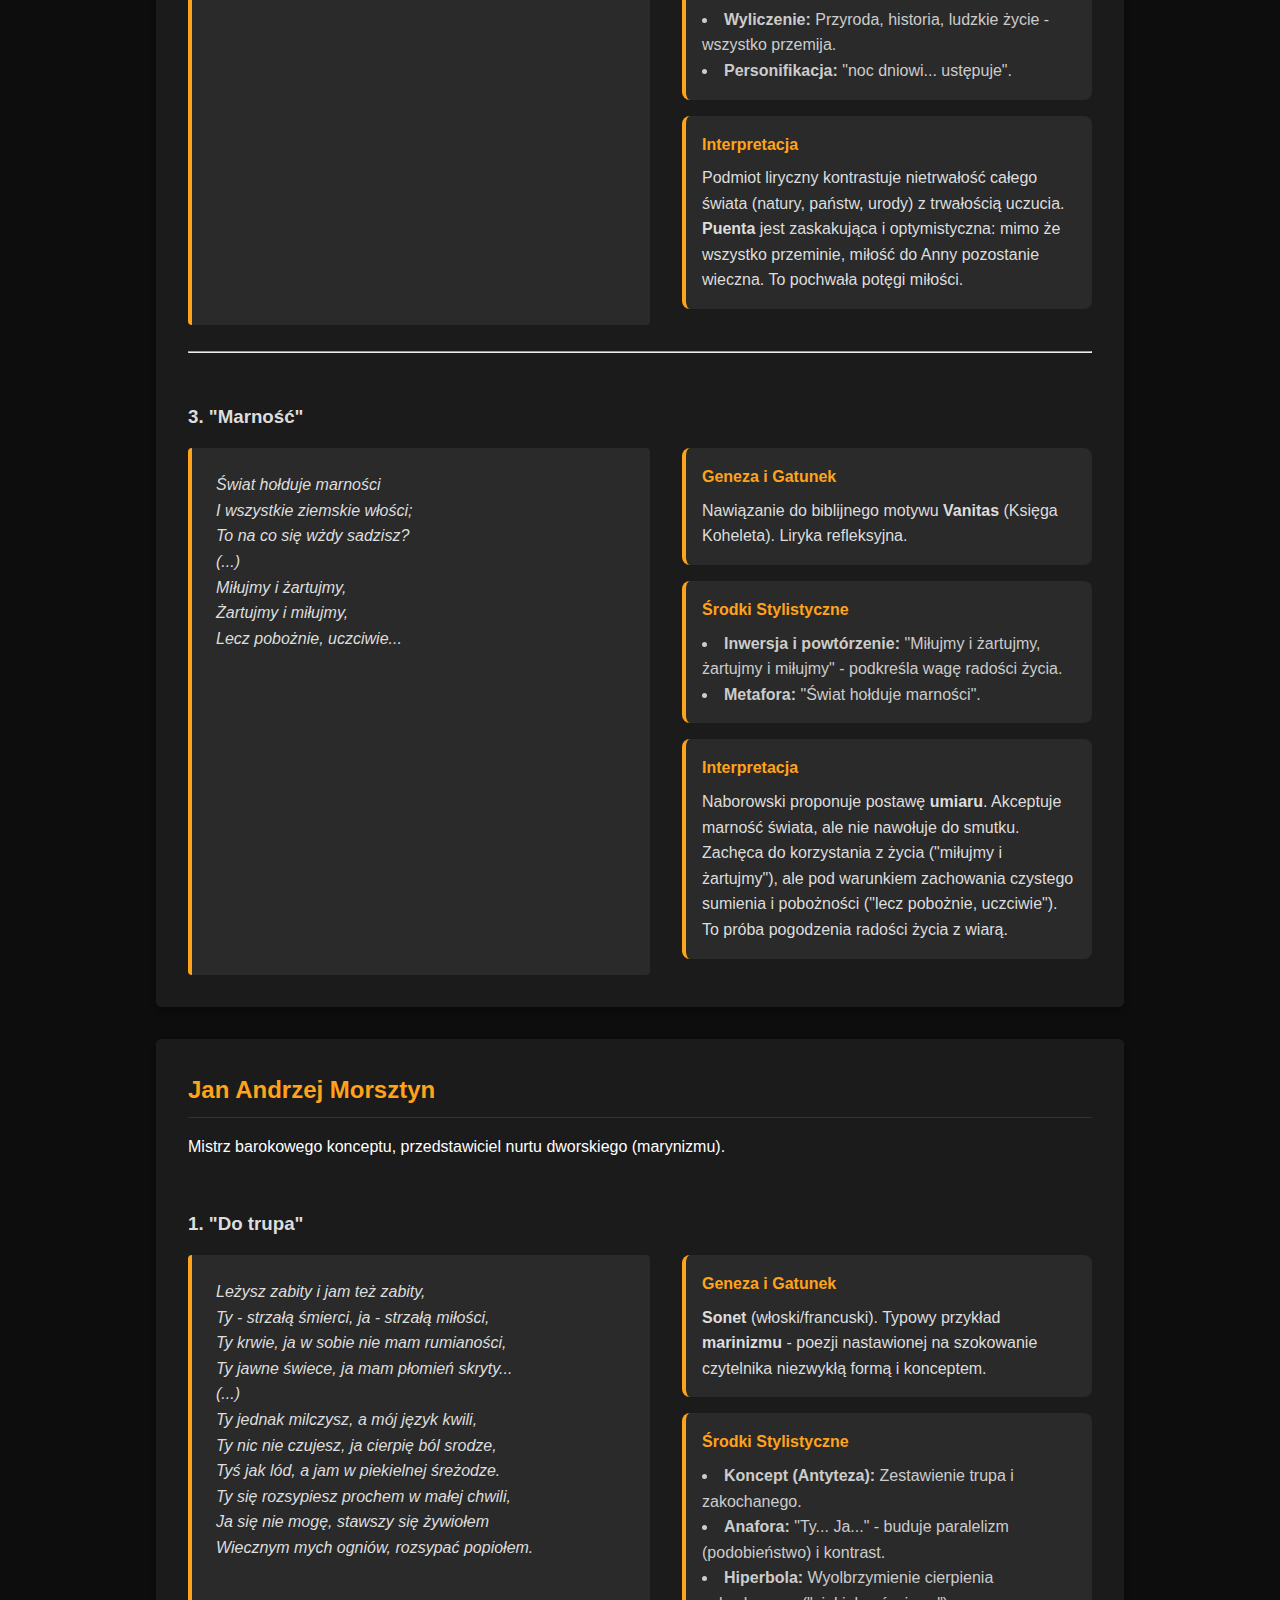
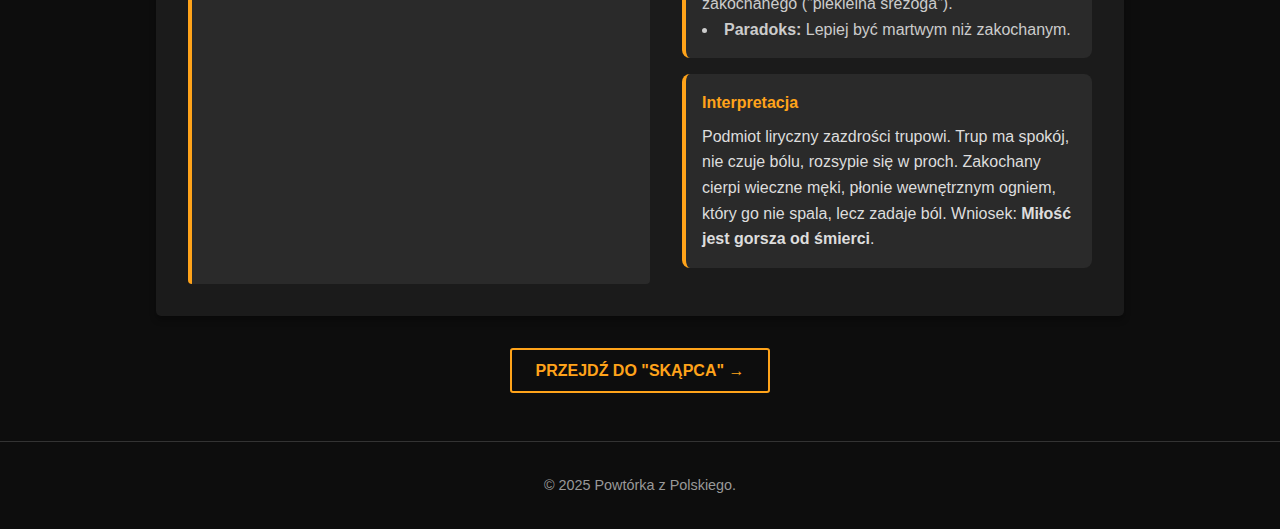
<file: wiersze.html>
<!DOCTYPE html>
<html lang="pl">

<head>
    <meta charset="UTF-8">
    <meta name="viewport" content="width=device-width, initial-scale=1.0">
    <title>Wiersze Barokowe - Naborowski i Morsztyn</title>
    <link rel="preconnect" href="https://fonts.googleapis.com">
    <link rel="preconnect" href="https://fonts.gstatic.com" crossorigin>
    <link
        href="https://fonts.googleapis.com/css2?family=Lato:wght@400;700&family=Playfair+Display:wght@400;700&display=swap"
        rel="stylesheet">
    <link rel="stylesheet" href="style.css">
</head>

<body>
    <nav>
        <ul>
            <li><a href="index.html">Start</a></li>
            <li><a href="barok.html">Barok</a></li>
            <li><a href="wiersze.html">Wiersze</a></li>
            <li><a href="skapiec.html">Skąpiec</a></li>
            <li><a href="oswiecenie.html">Oświecenie</a></li>
        </ul>
    </nav>

    <header>
        <div class="container">
            <h1>Poezja Barokowa</h1>
            <p>Daniel Naborowski i Jan Andrzej Morsztyn</p>
        </div>
    </header>

    <main class="container">

        <!-- Daniel Naborowski -->
        <section class="card">
            <h2>Daniel Naborowski</h2>
            <p>Poeta metafizyczny, skupiający się na przemijaniu, czasie i marności życia.</p>
            <br>

            <h3>1. "Krótkość żywota"</h3>
            <div class="poem-container">
                <div class="poem-text">
                    <p>Godzina za godziną niepojęcie chodzi:<br>
                        Był przodek, byłeś ty sam, potomek się rodzi.<br>
                        Krótka rozprawa: jutro - coś dziś jest, nie będziesz,<br>
                        A żeś był, nieboszczyka imienia nabędziesz;<br>
                        Dźwięk, cień, dym, wiatr, błysk, głos, punkt - żywot ludzki słynie.<br>
                        Słońce więcej nie wschodzi to, które raz minie,<br>
                        Kołem niehamowanym lotny czas uchodzi,<br>
                        Z którego spadłszy, niejeden, co na starość godzi,<br>
                        Wtenczas, kiedy ty myślisz, jużeś był, nieboże.<br>
                        Między śmiercią, rodzeniem byt nasz ledwie może<br>
                        Nazwan być czwartą częścią mgnienia; wielom była<br>
                        Kolebka grobem, wielom matka ich mogiła.</p>
                </div>
                <div class="poem-analysis">
                    <div class="dark-box">
                        <h4>Geneza i Gatunek</h4>
                        <p>Utwór o cechach <strong>epigramatu</strong> (krótki, aforystyczny). Należy do liryki
                            inwokacyjnej (zwrot do adresata) i filozoficzno-refleksyjnej. Porusza uniwersalny temat
                            przemijania.</p>
                    </div>
                    <div class="dark-box">
                        <h4>Środki Stylistyczne</h4>
                        <ul>
                            <li><strong>Wyliczenie:</strong> "Dźwięk, cień, dym, wiatr, błysk, głos, punkt" -
                                jednosylabowe słowa podkreślają szybkość przemijania.</li>
                            <li><strong>Hiperbola:</strong> Życie jako "czwarta część mgnienia".</li>
                            <li><strong>Antyteza:</strong> "Kolebka grobem" - narodziny i śmierć są blisko siebie.</li>
                            <li><strong>Epitety:</strong> "lotny czas", "krótka rozprawa".</li>
                        </ul>
                    </div>
                    <div class="dark-box">
                        <h4>Interpretacja</h4>
                        <p>Życie ludzkie jest błyskawiczne i ulotne. Człowiek jest bezradny wobec czasu ("kołem
                            niehamowanym"). Utwór ukazuje pesymistyczną wizję egzystencji, gdzie śmierć jest jedyną
                            pewnością.</p>
                    </div>
                </div>
            </div>
            <br>
            <hr><br>

            <h3>2. "Do Anny"</h3>
            <div class="poem-container">
                <div class="poem-text">
                    <p>Z czasem wszystko przemija, z czasem bieży lato,<br>
                        Z czasem i na dąb suchy wieniec kładą, a to<br>
                        Dla tego, że i dęby z czasem w ziemię lecą,<br>
                        Z czasem i te, co w niebie najjaśniej nam świecą<br>
                        Gwiazdy, i niebo samo z czasem się obróci...<br>
                        (...)<br>
                        Z czasem gładkość, uroda, ubiór, płeć minie,<br>
                        Tylko moja do ciebie miłość nie zaginie.</p>
                </div>
                <div class="poem-analysis">
                    <div class="dark-box">
                        <h4>Geneza i Gatunek</h4>
                        <p>Liryka zwrotu do adresata (tytułowa Anna). Wiersz oparty na barokowym
                            <strong>koncepcie</strong>.</p>
                    </div>
                    <div class="dark-box">
                        <h4>Środki Stylistyczne</h4>
                        <ul>
                            <li><strong>Anafora:</strong> Dziewięciokrotne powtórzenie "Z czasem" - buduje rytm i
                                podkreśla wszechwładzę czasu.</li>
                            <li><strong>Wyliczenie:</strong> Przyroda, historia, ludzkie życie - wszystko przemija.</li>
                            <li><strong>Personifikacja:</strong> "noc dniowi... ustępuje".</li>
                        </ul>
                    </div>
                    <div class="dark-box">
                        <h4>Interpretacja</h4>
                        <p>Podmiot liryczny kontrastuje nietrwałość całego świata (natury, państw, urody) z trwałością
                            uczucia. <strong>Puenta</strong> jest zaskakująca i optymistyczna: mimo że wszystko
                            przeminie, miłość do Anny pozostanie wieczna. To pochwała potęgi miłości.</p>
                    </div>
                </div>
            </div>
            <br>
            <hr><br>

            <h3>3. "Marność"</h3>
            <div class="poem-container">
                <div class="poem-text">
                    <p>Świat hołduje marności<br>
                        I wszystkie ziemskie włości;<br>
                        To na co się wżdy sadzisz?<br>
                        (...)<br>
                        Miłujmy i żartujmy,<br>
                        Żartujmy i miłujmy,<br>
                        Lecz pobożnie, uczciwie...</p>
                </div>
                <div class="poem-analysis">
                    <div class="dark-box">
                        <h4>Geneza i Gatunek</h4>
                        <p>Nawiązanie do biblijnego motywu <strong>Vanitas</strong> (Księga Koheleta). Liryka
                            refleksyjna.</p>
                    </div>
                    <div class="dark-box">
                        <h4>Środki Stylistyczne</h4>
                        <ul>
                            <li><strong>Inwersja i powtórzenie:</strong> "Miłujmy i żartujmy, żartujmy i miłujmy" -
                                podkreśla wagę radości życia.</li>
                            <li><strong>Metafora:</strong> "Świat hołduje marności".</li>
                        </ul>
                    </div>
                    <div class="dark-box">
                        <h4>Interpretacja</h4>
                        <p>Naborowski proponuje postawę <strong>umiaru</strong>. Akceptuje marność świata, ale nie
                            nawołuje do smutku. Zachęca do korzystania z życia ("miłujmy i żartujmy"), ale pod warunkiem
                            zachowania czystego sumienia i pobożności ("lecz pobożnie, uczciwie"). To próba pogodzenia
                            radości życia z wiarą.</p>
                    </div>
                </div>
            </div>
        </section>

        <!-- Jan Andrzej Morsztyn -->
        <section class="card">
            <h2>Jan Andrzej Morsztyn</h2>
            <p>Mistrz barokowego konceptu, przedstawiciel nurtu dworskiego (marynizmu).</p>
            <br>

            <h3>1. "Do trupa"</h3>
            <div class="poem-container">
                <div class="poem-text">
                    <p>Leżysz zabity i jam też zabity,<br>
                        Ty - strzałą śmierci, ja - strzałą miłości,<br>
                        Ty krwie, ja w sobie nie mam rumianości,<br>
                        Ty jawne świece, ja mam płomień skryty...<br>
                        (...)<br>
                        Ty jednak milczysz, a mój język kwili,<br>
                        Ty nic nie czujesz, ja cierpię ból srodze,<br>
                        Tyś jak lód, a jam w piekielnej śreżodze.<br>
                        Ty się rozsypiesz prochem w małej chwili,<br>
                        Ja się nie mogę, stawszy się żywiołem<br>
                        Wiecznym mych ogniów, rozsypać popiołem.</p>
                </div>
                <div class="poem-analysis">
                    <div class="dark-box">
                        <h4>Geneza i Gatunek</h4>
                        <p><strong>Sonet</strong> (włoski/francuski). Typowy przykład <strong>marinizmu</strong> -
                            poezji nastawionej na szokowanie czytelnika niezwykłą formą i konceptem.</p>
                    </div>
                    <div class="dark-box">
                        <h4>Środki Stylistyczne</h4>
                        <ul>
                            <li><strong>Koncept (Antyteza):</strong> Zestawienie trupa i zakochanego.</li>
                            <li><strong>Anafora:</strong> "Ty... Ja..." - buduje paralelizm (podobieństwo) i kontrast.
                            </li>
                            <li><strong>Hiperbola:</strong> Wyolbrzymienie cierpienia zakochanego ("piekielna śreżoga").
                            </li>
                            <li><strong>Paradoks:</strong> Lepiej być martwym niż zakochanym.</li>
                        </ul>
                    </div>
                    <div class="dark-box">
                        <h4>Interpretacja</h4>
                        <p>Podmiot liryczny zazdrości trupowi. Trup ma spokój, nie czuje bólu, rozsypie się w proch.
                            Zakochany cierpi wieczne męki, płonie wewnętrznym ogniem, który go nie spala, lecz zadaje
                            ból. Wniosek: <strong>Miłość jest gorsza od śmierci</strong>.</p>
                    </div>
                </div>
            </div>
        </section>

        <div style="text-align: center;">
            <a href="skapiec.html" class="btn">Przejdź do "Skąpca" &rarr;</a>
        </div>
    </main>

    <footer>
        <p>&copy; 2025 Powtórka z Polskiego.</p>
    </footer>
</body>

</html>
</file>
<file: style.css>
:root {
    --primary-color: #000000;
    /* Black */
    --secondary-color: #1b1b1b;
    /* Dark Grey for cards */
    --accent-color: #ffa31a;
    /* The iconic Orange */
    --background-color: #0d0d0d;
    /* Very Dark Grey for body */
    --text-color: #ffffff;
    --text-muted: #999999;
    --font-heading: 'Arial', sans-serif;
    /* Clean sans-serif */
    --font-body: 'Arial', sans-serif;
}

* {
    box-sizing: border-box;
    margin: 0;
    padding: 0;
}

body {
    font-family: var(--font-body);
    background-color: var(--background-color);
    color: var(--text-color);
    line-height: 1.6;
}

h1,
h2,
h3,
h4,
h5,
h6 {
    font-family: var(--font-heading);
    color: var(--text-color);
    margin-bottom: 1rem;
}

h1 {
    font-weight: bold;
}

a {
    text-decoration: none;
    color: inherit;
}

/* Navigation */
nav {
    background-color: var(--primary-color);
    padding: 1rem 0;
    border-bottom: 2px solid var(--accent-color);
    position: sticky;
    top: 0;
    z-index: 1000;
}

nav ul {
    display: flex;
    justify-content: center;
    list-style: none;
    gap: 2rem;
}

nav a {
    color: var(--text-color);
    font-weight: bold;
    font-size: 1.1rem;
    transition: color 0.3s ease;
    text-transform: uppercase;
}

nav a:hover {
    color: var(--accent-color);
}

nav a.active {
    color: var(--accent-color);
    border-bottom: 2px solid var(--accent-color);
}

/* Container */
.container {
    max-width: 1000px;
    margin: 2rem auto;
    padding: 0 1rem;
}

/* Header */
header {
    text-align: center;
    margin-bottom: 3rem;
    padding: 2rem 0;
}

header h1 {
    font-size: 3rem;
    margin-bottom: 0.5rem;
}

header h1 span {
    background-color: var(--accent-color);
    color: black;
    padding: 0 10px;
    border-radius: 5px;
    margin-left: 5px;
}

header p {
    font-size: 1.2rem;
    color: var(--text-muted);
}

/* Cards */
.card {
    background-color: var(--secondary-color);
    border-radius: 5px;
    padding: 2rem;
    margin-bottom: 2rem;
    box-shadow: 0 4px 6px rgba(0, 0, 0, 0.3);
}

.card h2 {
    color: var(--accent-color);
    border-bottom: 1px solid #333;
    padding-bottom: 0.5rem;
}

.card h3 {
    color: #ddd;
    margin-top: 1.5rem;
}

/* Poem Styling */
.poem-container {
    display: flex;
    flex-wrap: wrap;
    gap: 2rem;
}

.poem-text {
    flex: 1;
    min-width: 300px;
    font-style: italic;
    background-color: #2a2a2a;
    padding: 1.5rem;
    border-left: 4px solid var(--accent-color);
    border-radius: 4px;
    color: #ddd;
}

.poem-analysis {
    flex: 1;
    min-width: 300px;
}

.poem-analysis h4 {
    color: var(--accent-color);
}

/* Dark Box for Info Blocks */
.dark-box {
    background-color: #2a2a2a;
    padding: 1rem;
    border-radius: 8px;
    margin-bottom: 1rem;
    color: #ddd;
    border-left: 4px solid var(--accent-color);
}

.dark-box h4 {
    color: var(--accent-color);
    margin-bottom: 0.5rem;
}

/* Buttons */
.btn {
    display: inline-block;
    background-color: transparent;
    color: var(--accent-color);
    padding: 0.5rem 1.5rem;
    border-radius: 3px;
    cursor: pointer;
    border: 2px solid var(--accent-color);
    font-size: 1rem;
    font-weight: bold;
    transition: all 0.3s ease;
    text-transform: uppercase;
}

.btn:hover {
    background-color: var(--accent-color);
    color: black;
}

/* Lists */
ul {
    list-style-position: inside;
    color: #ccc;
}

/* Responsive Image */
.responsive-img {
    max-width: 100%;
    height: auto;
    display: block;
    margin: 20px auto;
    width: 300px;
    /* Limit width to avoid taking too much space */
    border-radius: 8px;
    box-shadow: 0 4px 8px rgba(0, 0, 0, 0.5);
    cursor: pointer;
    /* Add pointer cursor to indicate clickability */
    transition: 0.3s;
}

.responsive-img:hover {
    opacity: 0.8;
}

/* The Modal (background) */
.modal {
    display: none;
    /* Hidden by default */
    position: fixed;
    /* Stay in place */
    z-index: 2000;
    /* Sit on top */
    padding-top: 100px;
    /* Location of the box */
    left: 0;
    top: 0;
    width: 100%;
    /* Full width */
    height: 100%;
    /* Full height */
    overflow: auto;
    /* Enable scroll if needed */
    background-color: rgb(0, 0, 0);
    /* Fallback color */
    background-color: rgba(0, 0, 0, 0.9);
    /* Black w/ opacity */
}

/* Modal Content (image) */
.modal-content {
    margin: auto;
    display: block;
    width: 80%;
    max-width: 1200px;
    max-height: 80vh;
    object-fit: contain;
}

/* Caption of Modal Image */
#caption {
    margin: auto;
    display: block;
    width: 80%;
    max-width: 700px;
    text-align: center;
    color: #ccc;
    padding: 10px 0;
    height: 150px;
}

/* Add Animation */
.modal-content,
#caption {
    animation-name: zoom;
    animation-duration: 0.6s;
}

@keyframes zoom {
    from {
        transform: scale(0)
    }

    to {
        transform: scale(1)
    }
}

/* The Close Button */
.close {
    position: absolute;
    top: 15px;
    right: 35px;
    color: #f1f1f1;
    font-size: 40px;
    font-weight: bold;
    transition: 0.3s;
}

.close:hover,
.close:focus {
    color: var(--accent-color);
    text-decoration: none;
    cursor: pointer;
}

/* 100% Image Width on Smaller Screens */
@media only screen and (max-width: 700px) {
    .modal-content {
        width: 100%;
    }
}

/* Footer */
footer {
    text-align: center;
    padding: 2rem 0;
    margin-top: 3rem;
    color: var(--text-muted);
    border-top: 1px solid #333;
    font-size: 0.9rem;
}

/* Responsive */
@media (max-width: 768px) {
    nav ul {
        flex-direction: column;
        align-items: center;
        gap: 1rem;
    }

    header h1 {
        font-size: 2.5rem;
    }
}
</file>
